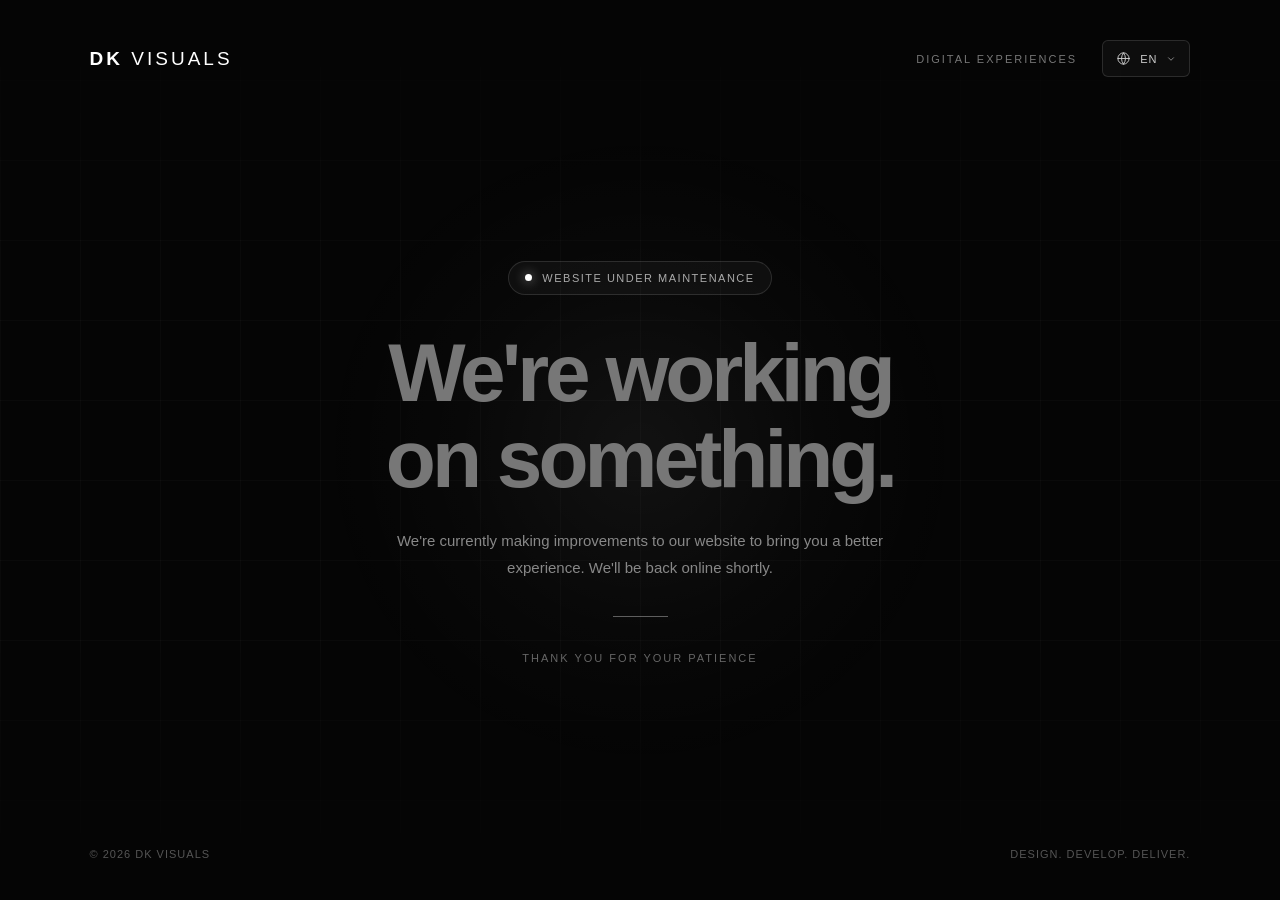
<file: index.html>
<!DOCTYPE html>
<html lang="en">
<head>
    <meta charset="UTF-8">
    <meta name="viewport" content="width=device-width, initial-scale=1.0">
    <meta name="theme-color" content="#050505">

    <title>Under Maintenance | DK VISUALS</title>

    <style>
        /* =========================
           RESET
        ========================= */

        * {
            margin: 0;
            padding: 0;
            box-sizing: border-box;
        }

        html {
            scroll-behavior: smooth;
        }

        body {
            min-height: 100vh;
            background: #050505;
            color: #fff;
            font-family: Arial, Helvetica, sans-serif;
            overflow: hidden;
        }

        /* =========================
           BACKGROUND
        ========================= */

        .background {
            position: fixed;
            inset: 0;
            overflow: hidden;
            pointer-events: none;
        }

        .background::before {
            content: "";
            position: absolute;
            width: 650px;
            height: 650px;
            top: 50%;
            left: 50%;
            transform: translate(-50%, -50%);
            background: radial-gradient(
                circle,
                rgba(255,255,255,0.055) 0%,
                rgba(255,255,255,0.015) 40%,
                transparent 70%
            );
        }

        .grid {
            position: absolute;
            inset: 0;
            background-image:
                linear-gradient(rgba(255,255,255,0.025) 1px, transparent 1px),
                linear-gradient(90deg, rgba(255,255,255,0.025) 1px, transparent 1px);
            background-size: 80px 80px;
            mask-image: linear-gradient(
                to bottom,
                transparent,
                black 30%,
                black 70%,
                transparent
            );
        }

        /* =========================
           LAYOUT
        ========================= */

        .page {
            position: relative;
            z-index: 1;
            min-height: 100vh;
            display: flex;
            flex-direction: column;
            padding: 40px 7%;
        }

        /* =========================
           HEADER
        ========================= */

        header {
            display: flex;
            align-items: center;
            justify-content: space-between;
        }

        .logo {
            font-size: 19px;
            font-weight: 700;
            letter-spacing: 3px;
        }

        .logo span {
            font-weight: 300;
        }

        .header-right {
            display: flex;
            align-items: center;
            gap: 25px;
        }

        .header-label {
            color: #777;
            font-size: 11px;
            letter-spacing: 2px;
            text-transform: uppercase;
        }

        /* =========================
           LANGUAGE SELECTOR
        ========================= */

        .language-selector {
            position: relative;
        }

        .language-button {
            display: flex;
            align-items: center;
            gap: 9px;
            padding: 10px 13px;
            background: rgba(255,255,255,0.035);
            border: 1px solid rgba(255,255,255,0.12);
            border-radius: 6px;
            color: #ccc;
            font-size: 11px;
            letter-spacing: 1px;
            cursor: pointer;
            transition: background 0.25s, border-color 0.25s;
        }

        .language-button:hover {
            background: rgba(255,255,255,0.08);
            border-color: rgba(255,255,255,0.3);
        }

        .language-button svg {
            width: 15px;
            height: 15px;
            fill: none;
            stroke: currentColor;
            stroke-width: 1.5;
            stroke-linecap: round;
            stroke-linejoin: round;
        }

        .language-arrow {
            width: 10px !important;
            height: 10px !important;
            transition: transform 0.25s;
        }

        .language-button[aria-expanded="true"] .language-arrow {
            transform: rotate(180deg);
        }

        .language-menu {
            position: absolute;
            top: calc(100% + 10px);
            right: 0;
            min-width: 145px;
            padding: 5px;
            background: #111;
            border: 1px solid rgba(255,255,255,0.12);
            border-radius: 6px;
            opacity: 0;
            visibility: hidden;
            transform: translateY(-5px);
            transition: opacity 0.2s, transform 0.2s, visibility 0.2s;
            z-index: 10;
        }

        .language-menu.open {
            opacity: 1;
            visibility: visible;
            transform: translateY(0);
        }

        .language-option {
            display: flex;
            align-items: center;
            justify-content: space-between;
            width: 100%;
            padding: 11px 10px;
            background: transparent;
            border: none;
            border-radius: 4px;
            color: #999;
            font-family: inherit;
            font-size: 12px;
            text-align: left;
            cursor: pointer;
            transition: background 0.2s, color 0.2s;
        }

        .language-option:hover {
            background: rgba(255,255,255,0.07);
            color: #fff;
        }

        .language-option.active {
            color: #fff;
        }

        .language-option .check {
            opacity: 0;
            color: #fff;
        }

        .language-option.active .check {
            opacity: 1;
        }

        /* =========================
           MAIN
        ========================= */

        main {
            flex: 1;
            display: flex;
            align-items: center;
            justify-content: center;
            text-align: center;
            padding: 60px 20px;
        }

        .content {
            max-width: 750px;
            animation: fadeUp 1s ease forwards;
        }

        /* STATUS */

        .status {
            display: inline-flex;
            align-items: center;
            gap: 10px;
            padding: 10px 16px;
            margin-bottom: 35px;
            border: 1px solid rgba(255,255,255,0.12);
            border-radius: 50px;
            background: rgba(255,255,255,0.035);
            color: #aaa;
            font-size: 11px;
            letter-spacing: 1.5px;
            text-transform: uppercase;
        }

        .status-dot {
            width: 7px;
            height: 7px;
            border-radius: 50%;
            background: #fff;
            box-shadow: 0 0 12px rgba(255,255,255,0.6);
            animation: pulse 2s infinite;
        }

        /* HEADING */

        h1 {
            font-size: clamp(42px, 7vw, 82px);
            line-height: 1.05;
            letter-spacing: -4px;
            font-weight: 600;
            margin-bottom: 25px;
        }

        h1 span {
            color: #777;
        }

        .description {
            max-width: 490px;
            margin: 0 auto;
            color: #888;
            font-size: 15px;
            line-height: 1.8;
        }

        /* DECORATIVE LINE */

        .divider {
            width: 55px;
            height: 1px;
            background: rgba(255,255,255,0.35);
            margin: 35px auto;
        }

        .small-text {
            color: #666;
            font-size: 11px;
            letter-spacing: 2px;
            text-transform: uppercase;
        }

        /* =========================
           FOOTER
        ========================= */

        footer {
            display: flex;
            align-items: center;
            justify-content: space-between;
            gap: 20px;
            color: #555;
            font-size: 11px;
            letter-spacing: 1px;
        }

        footer span:last-child {
            text-transform: uppercase;
        }

        /* =========================
           ANIMATIONS
        ========================= */

        @keyframes pulse {
            0%, 100% {
                opacity: 1;
                box-shadow: 0 0 12px rgba(255,255,255,0.6);
            }

            50% {
                opacity: 0.35;
                box-shadow: 0 0 3px rgba(255,255,255,0.2);
            }
        }

        @keyframes fadeUp {
            from {
                opacity: 0;
                transform: translateY(25px);
            }

            to {
                opacity: 1;
                transform: translateY(0);
            }
        }

        /* =========================
           RESPONSIVE
        ========================= */

        @media (max-width: 600px) {

            .page {
                padding: 28px 6%;
            }

            .logo {
                font-size: 16px;
            }

            .header-right {
                gap: 12px;
            }

            .header-label {
                display: none;
            }

            .language-button {
                padding: 9px 11px;
            }

            h1 {
                letter-spacing: -2px;
            }

            .description {
                font-size: 14px;
            }

            footer {
                flex-direction: column;
                text-align: center;
                gap: 12px;
            }
        }
    </style>
</head>

<body>

    <div class="background">
        <div class="grid"></div>
    </div>

    <div class="page">

        <header>

            <div class="logo">DK <span>VISUALS</span></div>

            <div class="header-right">

                <div class="header-label" data-i18n="header">
                    Digital Experiences
                </div>

                <div class="language-selector">

                    <button
                        class="language-button"
                        id="languageButton"
                        type="button"
                        aria-expanded="false"
                        aria-controls="languageMenu"
                        aria-label="Select language"
                    >
                        <svg viewBox="0 0 24 24">
                            <circle cx="12" cy="12" r="9"></circle>
                            <path d="M3 12h18"></path>
                            <path d="M12 3a15 15 0 0 1 0 18"></path>
                            <path d="M12 3a15 15 0 0 0 0 18"></path>
                        </svg>

                        <span id="currentLanguage">EN</span>

                        <svg class="language-arrow" viewBox="0 0 24 24">
                            <path d="m6 9 6 6 6-6"></path>
                        </svg>
                    </button>

                    <div class="language-menu" id="languageMenu">

                        <button class="language-option" type="button" data-language="en">
                            English
                            <span class="check">✓</span>
                        </button>

                        <button class="language-option" type="button" data-language="nl">
                            Nederlands
                            <span class="check">✓</span>
                        </button>

                        <button class="language-option" type="button" data-language="tr">
                            Türkçe
                            <span class="check">✓</span>
                        </button>

                    </div>

                </div>

            </div>

        </header>

        <main>

            <div class="content">

                <div class="status">
                    <span class="status-dot"></span>
                    <span data-i18n="status">
                        Website under maintenance
                    </span>
                </div>

                <h1>
                    <span data-i18n="heading1">We're working</span><br>
                    <span data-i18n="heading2">on something.</span>
                </h1>

                <p class="description" data-i18n="description">
                    We're currently making improvements to our website
                    to bring you a better experience.
                    We'll be back online shortly.
                </p>

                <div class="divider"></div>

                <p class="small-text" data-i18n="patience">
                    Thank you for your patience
                </p>

            </div>

        </main>

        <footer>
            <span>© 2026 DK VISUALS</span>
            <span>Design. Develop. Deliver.</span>
        </footer>

    </div>

    <script>
        /* =========================
           TRANSLATIONS
        ========================= */

        const translations = {

            en: {
                header: "Digital Experiences",
                status: "Website under maintenance",
                heading1: "We're working",
                heading2: "on something.",
                description: "We're currently making improvements to our website to bring you a better experience. We'll be back online shortly.",
                patience: "Thank you for your patience"
            },

            nl: {
                header: "Digitale ervaringen",
                status: "Website in onderhoud",
                heading1: "We werken",
                heading2: "aan iets nieuws.",
                description: "We verbeteren momenteel onze website om je een betere ervaring te bieden. We zijn binnenkort weer online.",
                patience: "Bedankt voor je geduld"
            },

            tr: {
                header: "Dijital Deneyimler",
                status: "Web sitesi bakımda",
                heading1: "Web sitemizi",
                heading2: "geliştiriyoruz.",
                description: "Size daha iyi bir deneyim sunmak için web sitemizde iyileştirmeler yapıyoruz. Çok yakında tekrar yayında olacağız.",
                patience: "Anlayışınız için teşekkür ederiz"
            }

        };

        /* =========================
           LANGUAGE ELEMENTS
        ========================= */

        const languageButton = document.getElementById("languageButton");
        const languageMenu = document.getElementById("languageMenu");
        const currentLanguage = document.getElementById("currentLanguage");
        const languageOptions = document.querySelectorAll(".language-option");

        /* =========================
           CHANGE LANGUAGE
        ========================= */

        function setLanguage(language) {

            if (!translations[language]) {
                language = "en";
            }

            document.documentElement.lang = language;

            document.querySelectorAll("[data-i18n]").forEach(element => {

                const key = element.dataset.i18n;

                element.textContent = translations[language][key];

            });

            currentLanguage.textContent = language.toUpperCase();

            languageOptions.forEach(option => {

                const isActive = option.dataset.language === language;

                option.classList.toggle("active", isActive);

                option.setAttribute("aria-pressed", isActive);

            });

            localStorage.setItem("dkvisuals-language", language);

        }

        /* =========================
           OPEN / CLOSE MENU
        ========================= */

        languageButton.addEventListener("click", () => {

            const isOpen = languageMenu.classList.toggle("open");

            languageButton.setAttribute("aria-expanded", isOpen);

        });

        /* =========================
           SELECT LANGUAGE
        ========================= */

        languageOptions.forEach(option => {

            option.addEventListener("click", () => {

                const selectedLanguage = option.dataset.language;

                setLanguage(selectedLanguage);

                languageMenu.classList.remove("open");

                languageButton.setAttribute("aria-expanded", "false");

            });

        });

        /* =========================
           CLOSE MENU ON OUTSIDE CLICK
        ========================= */

        document.addEventListener("click", event => {

            if (!event.target.closest(".language-selector")) {

                languageMenu.classList.remove("open");

                languageButton.setAttribute("aria-expanded", "false");

            }

        });

        /* =========================
           CLOSE MENU WITH ESCAPE
        ========================= */

        document.addEventListener("keydown", event => {

            if (event.key === "Escape") {

                languageMenu.classList.remove("open");

                languageButton.setAttribute("aria-expanded", "false");

                languageButton.focus();

            }

        });

        /* =========================
           INITIAL LANGUAGE
        ========================= */

        const savedLanguage = localStorage.getItem("dkvisuals-language") || "en";

        setLanguage(savedLanguage);

    </script>

</body>
</html>
</file>
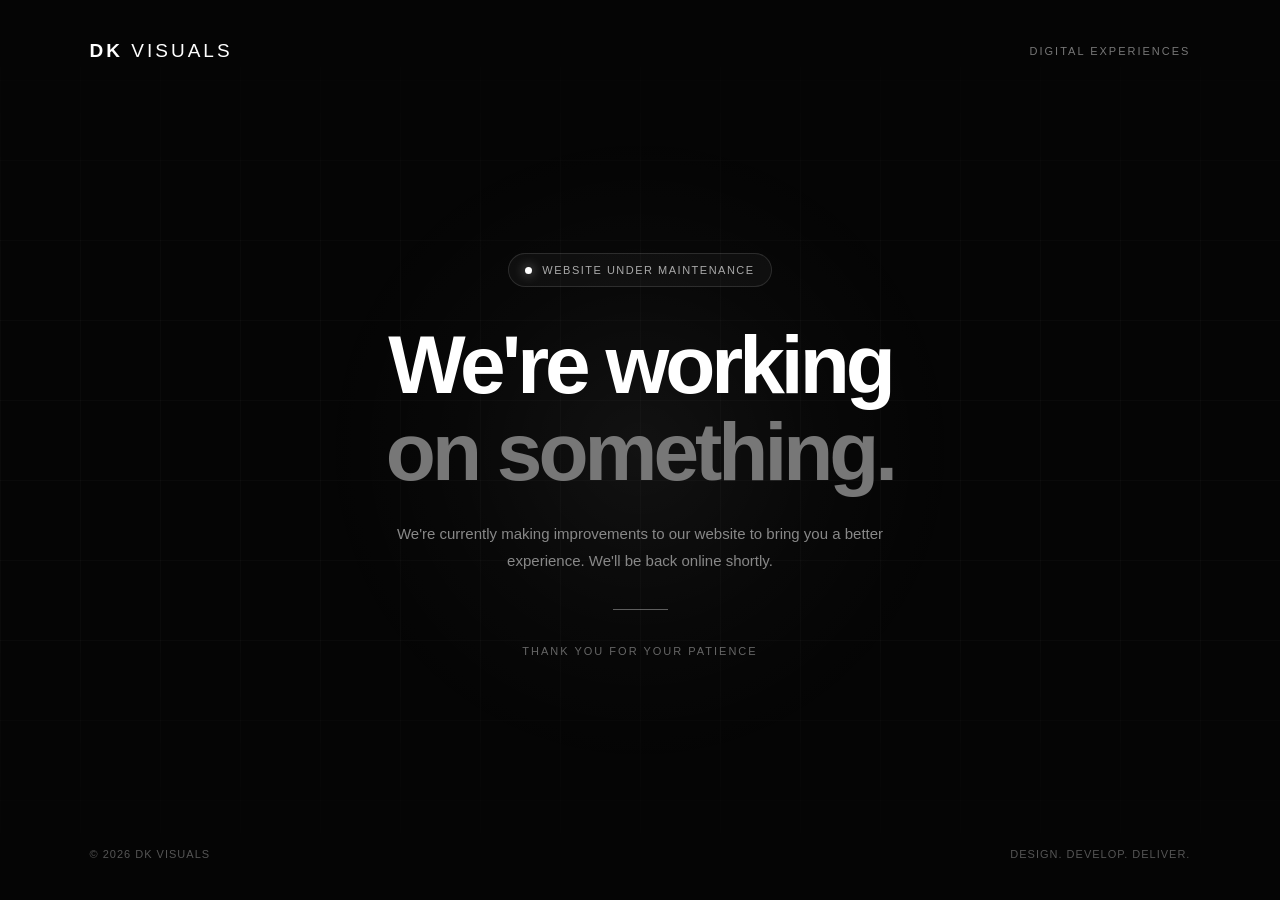
<file: backup.html>
<!DOCTYPE html>
<html lang="en">
<head>
    <meta charset="UTF-8">
    <meta name="viewport" content="width=device-width, initial-scale=1.0">
    <meta name="theme-color" content="#050505">

    <title>Under Maintenance | DK VISUALS</title>

    <style>
        /* =========================
           RESET
        ========================= */

        * {
            margin: 0;
            padding: 0;
            box-sizing: border-box;
        }

        html {
            scroll-behavior: smooth;
        }

        body {
            min-height: 100vh;
            background: #050505;
            color: #fff;
            font-family: Arial, Helvetica, sans-serif;
            overflow: hidden;
        }

        /* =========================
           BACKGROUND
        ========================= */

        .background {
            position: fixed;
            inset: 0;
            overflow: hidden;
            pointer-events: none;
        }

        .background::before {
            content: "";
            position: absolute;
            width: 650px;
            height: 650px;
            top: 50%;
            left: 50%;
            transform: translate(-50%, -50%);
            background: radial-gradient(
                circle,
                rgba(255,255,255,0.055) 0%,
                rgba(255,255,255,0.015) 40%,
                transparent 70%
            );
        }

        .grid {
            position: absolute;
            inset: 0;
            background-image:
                linear-gradient(rgba(255,255,255,0.025) 1px, transparent 1px),
                linear-gradient(90deg, rgba(255,255,255,0.025) 1px, transparent 1px);
            background-size: 80px 80px;
            mask-image: linear-gradient(
                to bottom,
                transparent,
                black 30%,
                black 70%,
                transparent
            );
        }

        /* =========================
           LAYOUT
        ========================= */

        .page {
            position: relative;
            z-index: 1;
            min-height: 100vh;
            display: flex;
            flex-direction: column;
            padding: 40px 7%;
        }

        /* =========================
           HEADER
        ========================= */

        header {
            display: flex;
            align-items: center;
            justify-content: space-between;
        }

        .logo {
            font-size: 19px;
            font-weight: 700;
            letter-spacing: 3px;
        }

        .logo span {
            font-weight: 300;
        }

        .header-label {
            color: #777;
            font-size: 11px;
            letter-spacing: 2px;
            text-transform: uppercase;
        }

        /* =========================
           MAIN
        ========================= */

        main {
            flex: 1;
            display: flex;
            align-items: center;
            justify-content: center;
            text-align: center;
            padding: 60px 20px;
        }

        .content {
            max-width: 750px;
            animation: fadeUp 1s ease forwards;
        }

        /* STATUS */

        .status {
            display: inline-flex;
            align-items: center;
            gap: 10px;
            padding: 10px 16px;
            margin-bottom: 35px;
            border: 1px solid rgba(255,255,255,0.12);
            border-radius: 50px;
            background: rgba(255,255,255,0.035);
            color: #aaa;
            font-size: 11px;
            letter-spacing: 1.5px;
            text-transform: uppercase;
        }

        .status-dot {
            width: 7px;
            height: 7px;
            border-radius: 50%;
            background: #fff;
            box-shadow: 0 0 12px rgba(255,255,255,0.6);
            animation: pulse 2s infinite;
        }

        /* HEADING */

        h1 {
            font-size: clamp(42px, 7vw, 82px);
            line-height: 1.05;
            letter-spacing: -4px;
            font-weight: 600;
            margin-bottom: 25px;
        }

        h1 span {
            color: #777;
        }

        .description {
            max-width: 490px;
            margin: 0 auto;
            color: #888;
            font-size: 15px;
            line-height: 1.8;
        }

        /* DECORATIVE LINE */

        .divider {
            width: 55px;
            height: 1px;
            background: rgba(255,255,255,0.35);
            margin: 35px auto;
        }

        .small-text {
            color: #666;
            font-size: 11px;
            letter-spacing: 2px;
            text-transform: uppercase;
        }

        /* =========================
           FOOTER
        ========================= */

        footer {
            display: flex;
            align-items: center;
            justify-content: space-between;
            gap: 20px;
            color: #555;
            font-size: 11px;
            letter-spacing: 1px;
        }

        footer span:last-child {
            text-transform: uppercase;
        }

        /* =========================
           ANIMATIONS
        ========================= */

        @keyframes pulse {
            0%, 100% {
                opacity: 1;
                box-shadow: 0 0 12px rgba(255,255,255,0.6);
            }

            50% {
                opacity: 0.35;
                box-shadow: 0 0 3px rgba(255,255,255,0.2);
            }
        }

        @keyframes fadeUp {
            from {
                opacity: 0;
                transform: translateY(25px);
            }

            to {
                opacity: 1;
                transform: translateY(0);
            }
        }

        /* =========================
           RESPONSIVE
        ========================= */

        @media (max-width: 600px) {

            .page {
                padding: 28px 6%;
            }

            .logo {
                font-size: 16px;
            }

            .header-label {
                font-size: 9px;
                letter-spacing: 1px;
            }

            h1 {
                letter-spacing: -2px;
            }

            .description {
                font-size: 14px;
            }

            footer {
                flex-direction: column;
                text-align: center;
                gap: 12px;
            }
        }
    </style>
</head>

<body>

    <div class="background">
        <div class="grid"></div>
    </div>

    <div class="page">

        <header>
            <div class="logo">DK <span>VISUALS</span></div>
            <div class="header-label">Digital Experiences</div>
        </header>

        <main>
            <div class="content">

                <div class="status">
                    <span class="status-dot"></span>
                    Website under maintenance
                </div>

                <h1>
                    We're working<br>
                    <span>on something.</span>
                </h1>

                <p class="description">
                    We're currently making improvements to our website
                    to bring you a better experience.
                    We'll be back online shortly.
                </p>

                <div class="divider"></div>

                <p class="small-text">
                    Thank you for your patience
                </p>

            </div>
        </main>

        <footer>
            <span>© 2026 DK VISUALS</span>
            <span>Design. Develop. Deliver.</span>
        </footer>

    </div>

</body>
</html>
</file>
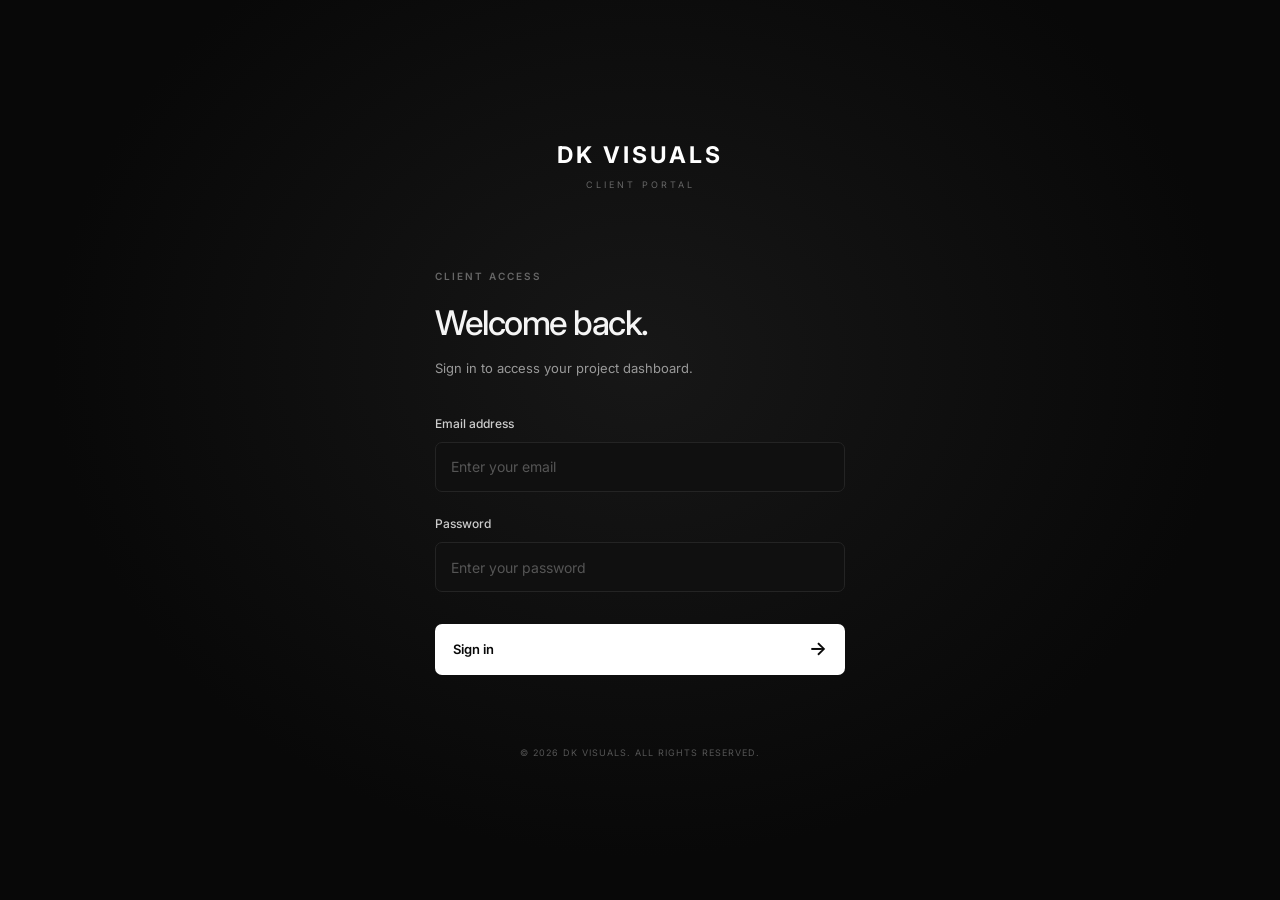
<file: clientportal.html>
<!DOCTYPE html>
<html lang="en">
<head>
    <meta charset="UTF-8">
    <meta name="viewport" content="width=device-width, initial-scale=1.0">

    <title>Client Portal | DK VISUALS</title>

    <link rel="stylesheet" href="assets/css/clientportal.css">

    <link rel="preconnect" href="https://fonts.googleapis.com">
    <link rel="preconnect" href="https://fonts.gstatic.com" crossorigin>
    <link href="https://fonts.googleapis.com/css2?family=Inter:wght@400;500;600;700&display=swap" rel="stylesheet">

    <script src="assets/js/clientportal.js" defer></script>
</head>

<body>

    <!-- LOGIN SCREEN -->
    <section class="login-screen" id="loginScreen">
        <div class="login-container">

            <a href="index.html" class="login-brand">
                <span class="brand-name">DK VISUALS</span>
                <span class="brand-subtitle">CLIENT PORTAL</span>
            </a>

            <div class="login-heading">
                <span class="eyebrow">CLIENT ACCESS</span>
                <h1>Welcome back.</h1>
                <p>Sign in to access your project dashboard.</p>
            </div>

            <form id="loginForm" novalidate>

                <div class="form-group">
                    <label for="loginEmail">Email address</label>
                    <input
                        type="email"
                        id="loginEmail"
                        name="email"
                        placeholder="Enter your email"
                        autocomplete="username"
                        required
                    >
                </div>

                <div class="form-group">
                    <label for="loginPassword">Password</label>
                    <input
                        type="password"
                        id="loginPassword"
                        name="password"
                        placeholder="Enter your password"
                        autocomplete="current-password"
                        required
                    >
                </div>

                <p id="loginError" class="login-error" role="alert" aria-live="polite"></p>

                <button type="submit" id="loginButton" class="login-button">
                    <span>Sign in</span>
                    <span class="button-arrow">→</span>
                </button>

            </form>

            <div class="login-bottom">
                <span>© 2026 DK VISUALS. ALL RIGHTS RESERVED.</span>
            </div>

        </div>
    </section>


    <!-- CLIENT PORTAL -->
    <div class="portal-wrapper" id="portalContent" hidden>

        <!-- SIDEBAR -->
        <aside class="sidebar">

            <a href="index.html" class="sidebar-brand">
                <span class="brand-name">DK VISUALS</span>
                <span class="brand-subtitle">CLIENT PORTAL</span>
            </a>

            <div class="sidebar-divider"></div>

            <nav class="sidebar-nav" aria-label="Main navigation">

                <span class="nav-heading">WORKSPACE</span>

                <a href="#dashboard" class="nav-link active" data-section="dashboard">
                    <span class="nav-icon">⌂</span>
                    <span>Dashboard</span>
                </a>

                <a href="#project" class="nav-link" data-section="project">
                    <span class="nav-icon">◫</span>
                    <span>My Project</span>
                </a>

                <a href="#files" class="nav-link" data-section="files">
                    <span class="nav-icon">▤</span>
                    <span>Files</span>
                </a>

                <a href="#invoices" class="nav-link" data-section="invoices">
                    <span class="nav-icon">▧</span>
                    <span>Invoices</span>
                </a>

            </nav>

            <div class="sidebar-bottom">

                <div class="sidebar-client">
                    <div class="client-avatar" id="clientAvatar">D</div>

                    <div class="client-details">
                        <strong id="clientName">Client name</strong>
                        <span id="clientEmail">client@email.com</span>
                    </div>
                </div>

                <button type="button" class="logout-button" id="logoutButton">
                    <span class="logout-icon">↪</span>
                    <span>Log out</span>
                </button>

            </div>

        </aside>


        <!-- MAIN CONTENT -->
        <main class="main-content">

            <!-- TOPBAR -->
            <header class="topbar">

                <div class="topbar-left">
                    <span class="topbar-label">DK VISUALS</span>
                    <span class="topbar-separator">/</span>
                    <span class="topbar-current">Client Portal</span>
                </div>

                <div class="topbar-right">
                    <span class="online-indicator"></span>
                    <span>Client access</span>
                </div>

            </header>


            <!-- DASHBOARD -->
            <section class="portal-section active" id="dashboardSection">

                <div class="page-heading">
                    <div>
                        <span class="eyebrow">OVERVIEW</span>
                        <h1>Dashboard</h1>
                        <p>Welcome back, <span id="dashboardClientName">Client</span>.</p>
                    </div>
                </div>


                <div class="dashboard-grid">

                    <!-- PROJECT CARD -->
                    <article class="dashboard-card project-card">

                        <div class="card-top">
                            <span class="card-label">CURRENT PROJECT</span>
                            <span class="card-symbol">◫</span>
                        </div>

                        <h2 id="dashboardProjectName">Project name</h2>

                        <div class="project-status">
                            <span class="online-indicator"></span>
                            <span id="dashboardProjectStatus">In progress</span>
                        </div>

                        <div class="progress-header">
                            <span>Project progress</span>
                            <strong id="dashboardProgress">0%</strong>
                        </div>

                        <div class="progress-track">
                            <div class="progress-fill" id="dashboardProgressBar"></div>
                        </div>

                    </article>


                    <!-- DELIVERY CARD -->
                    <article class="dashboard-card delivery-card">

                        <div class="card-top">
                            <span class="card-label">EXPECTED DELIVERY</span>
                            <span class="card-symbol">◷</span>
                        </div>

                        <h2 id="dashboardDeliveryDate">Not specified</h2>

                        <p class="card-description">
                            Estimated project completion date.
                        </p>

                    </article>

                </div>


                <!-- RECENT UPDATES -->
                <div class="content-card">

                    <div class="content-card-header">
                        <div>
                            <span class="eyebrow">LATEST ACTIVITY</span>
                            <h2>Recent updates</h2>
                        </div>

                        <a href="#project" class="text-link" data-section="project">
                            View project →
                        </a>
                    </div>

                    <div class="updates-list" id="recentUpdates">
                        <p class="empty-message">No updates available yet.</p>
                    </div>

                </div>

            </section>


            <!-- PROJECT -->
            <section class="portal-section" id="projectSection">

                <div class="page-heading">
                    <div>
                        <span class="eyebrow">YOUR WORK</span>
                        <h1>My Project</h1>
                        <p>Follow the progress and development of your project.</p>
                    </div>
                </div>


                <!-- PROJECT DETAILS -->
                <div class="content-card">

                    <div class="content-card-header">
                        <div>
                            <span class="eyebrow">PROJECT DETAILS</span>
                            <h2 id="projectName">Project name</h2>
                        </div>

                        <span class="project-badge" id="projectStatus">In progress</span>
                    </div>

                    <p class="project-description" id="projectDescription"></p>

                    <div class="project-details-grid">

                        <div class="detail-item">
                            <span>Project ID</span>
                            <strong id="projectId">—</strong>
                        </div>

                        <div class="detail-item">
                            <span>Project type</span>
                            <strong id="projectType">—</strong>
                        </div>

                        <div class="detail-item">
                            <span>Start date</span>
                            <strong id="projectStartDate">—</strong>
                        </div>

                        <div class="detail-item">
                            <span>Expected delivery</span>
                            <strong id="projectDeliveryDate">—</strong>
                        </div>

                    </div>

                    <div class="project-progress">

                        <div class="progress-header">
                            <span>Overall progress</span>
                            <strong id="projectProgress">0%</strong>
                        </div>

                        <div class="progress-track">
                            <div class="progress-fill" id="projectProgressBar"></div>
                        </div>

                    </div>

                </div>


                <!-- TIMELINE -->
                <div class="content-card">

                    <div class="content-card-header">
                        <div>
                            <span class="eyebrow">DEVELOPMENT</span>
                            <h2>Project timeline</h2>
                        </div>
                    </div>

                    <div class="project-timeline" id="projectTimeline">
                        <p class="empty-message">No milestones available yet.</p>
                    </div>

                </div>

            </section>


            <!-- FILES -->
            <section class="portal-section" id="filesSection">

                <div class="page-heading">
                    <div>
                        <span class="eyebrow">DOCUMENTS</span>
                        <h1>Files</h1>
                        <p>Access your project files and documents.</p>
                    </div>
                </div>

                <div class="content-card">

                    <div class="content-card-header">
                        <div>
                            <span class="eyebrow">YOUR DOCUMENTS</span>
                            <h2>Available files</h2>
                        </div>
                    </div>

                    <div class="files-list" id="filesList">
                        <p class="empty-message">No files available yet.</p>
                    </div>

                </div>

            </section>


            <!-- INVOICES -->
            <section class="portal-section" id="invoicesSection">

                <div class="page-heading">
                    <div>
                        <span class="eyebrow">PAYMENTS</span>
                        <h1>Invoices</h1>
                        <p>View your invoices and payment information.</p>
                    </div>
                </div>

                <div class="content-card">

                    <div class="content-card-header">
                        <div>
                            <span class="eyebrow">BILLING</span>
                            <h2>Your invoices</h2>
                        </div>
                    </div>

                    <div class="invoices-list" id="invoicesList">
                        <p class="empty-message">No invoices available yet.</p>
                    </div>

                </div>

            </section>


            <!-- FOOTER -->
            <footer class="portal-footer">

                <span>© 2026 DK VISUALS. ALL RIGHTS RESERVED.</span>

                <span>DESIGNED & DEVELOPED BY DK VISUALS</span>

                <a href="#dashboard" data-section="dashboard">
                    BACK TO TOP ↑
                </a>

            </footer>

        </main>

    </div>

</body>
</html>
</file>
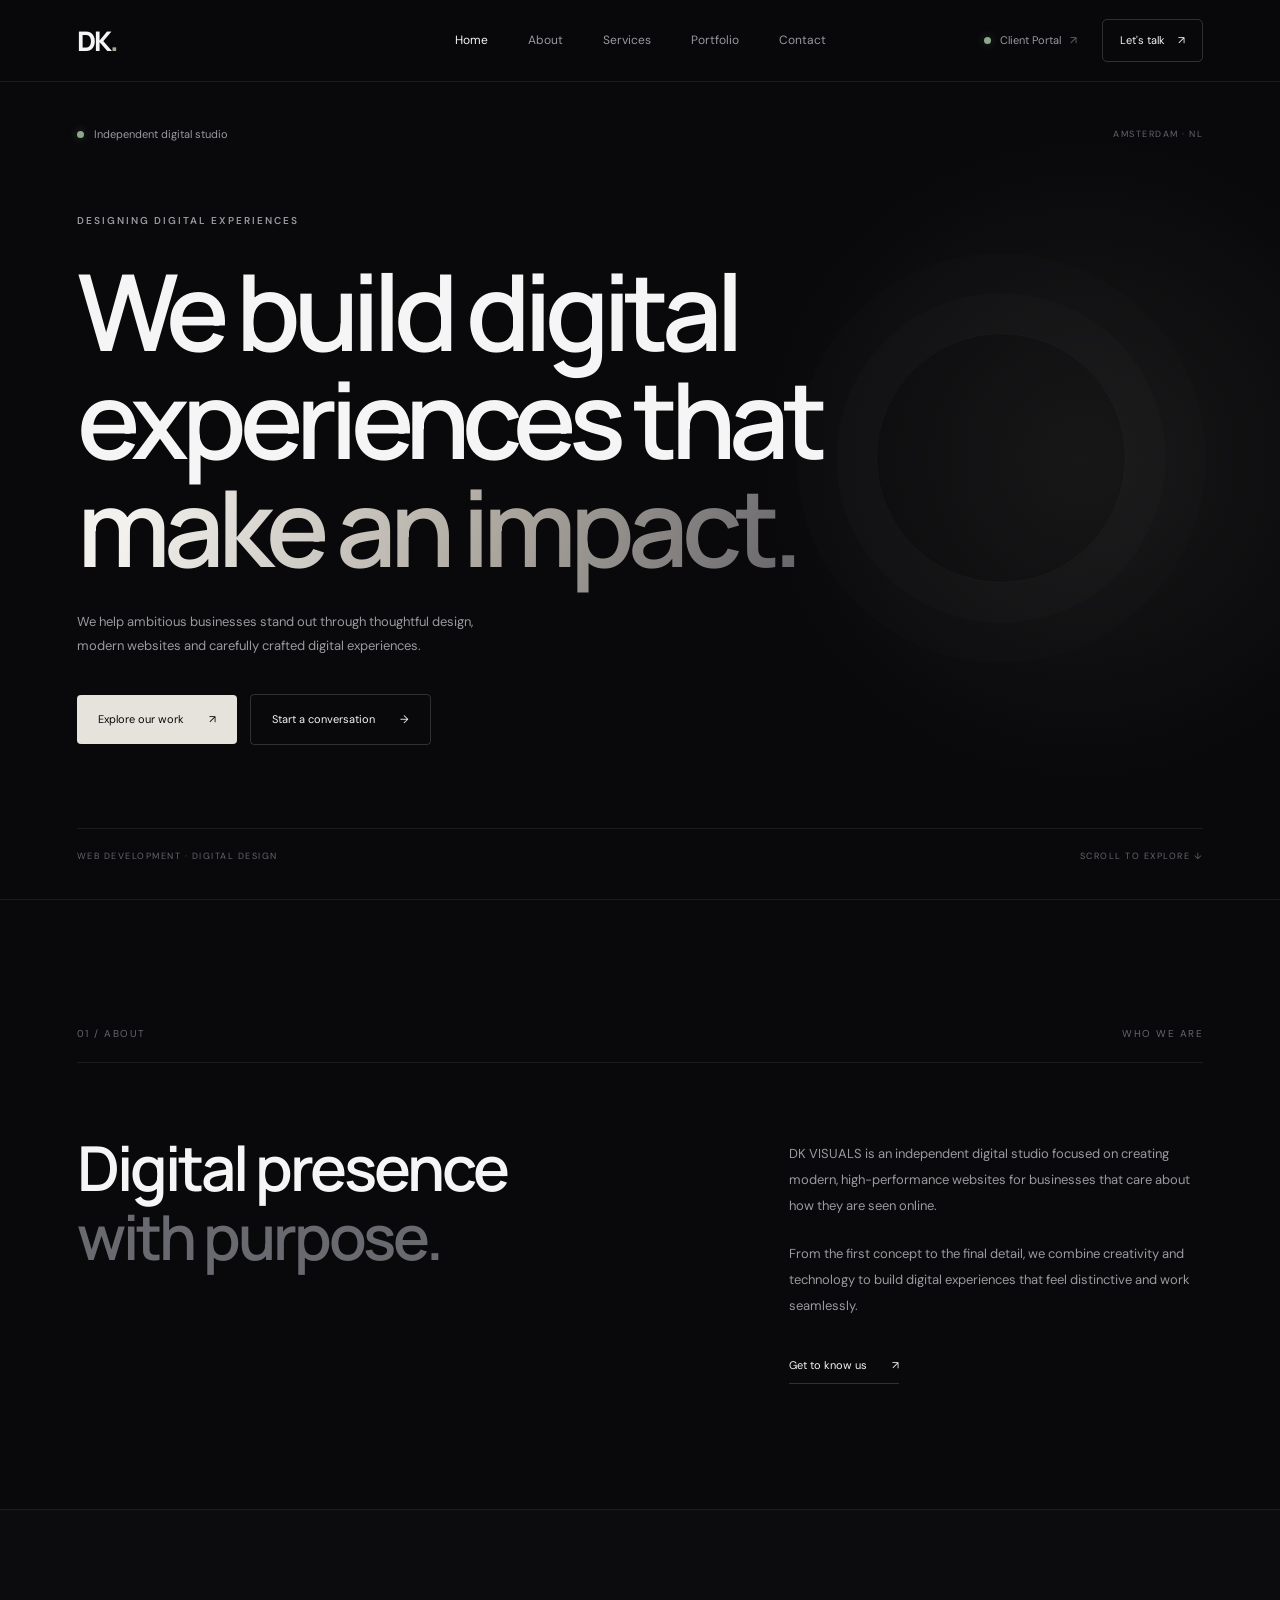
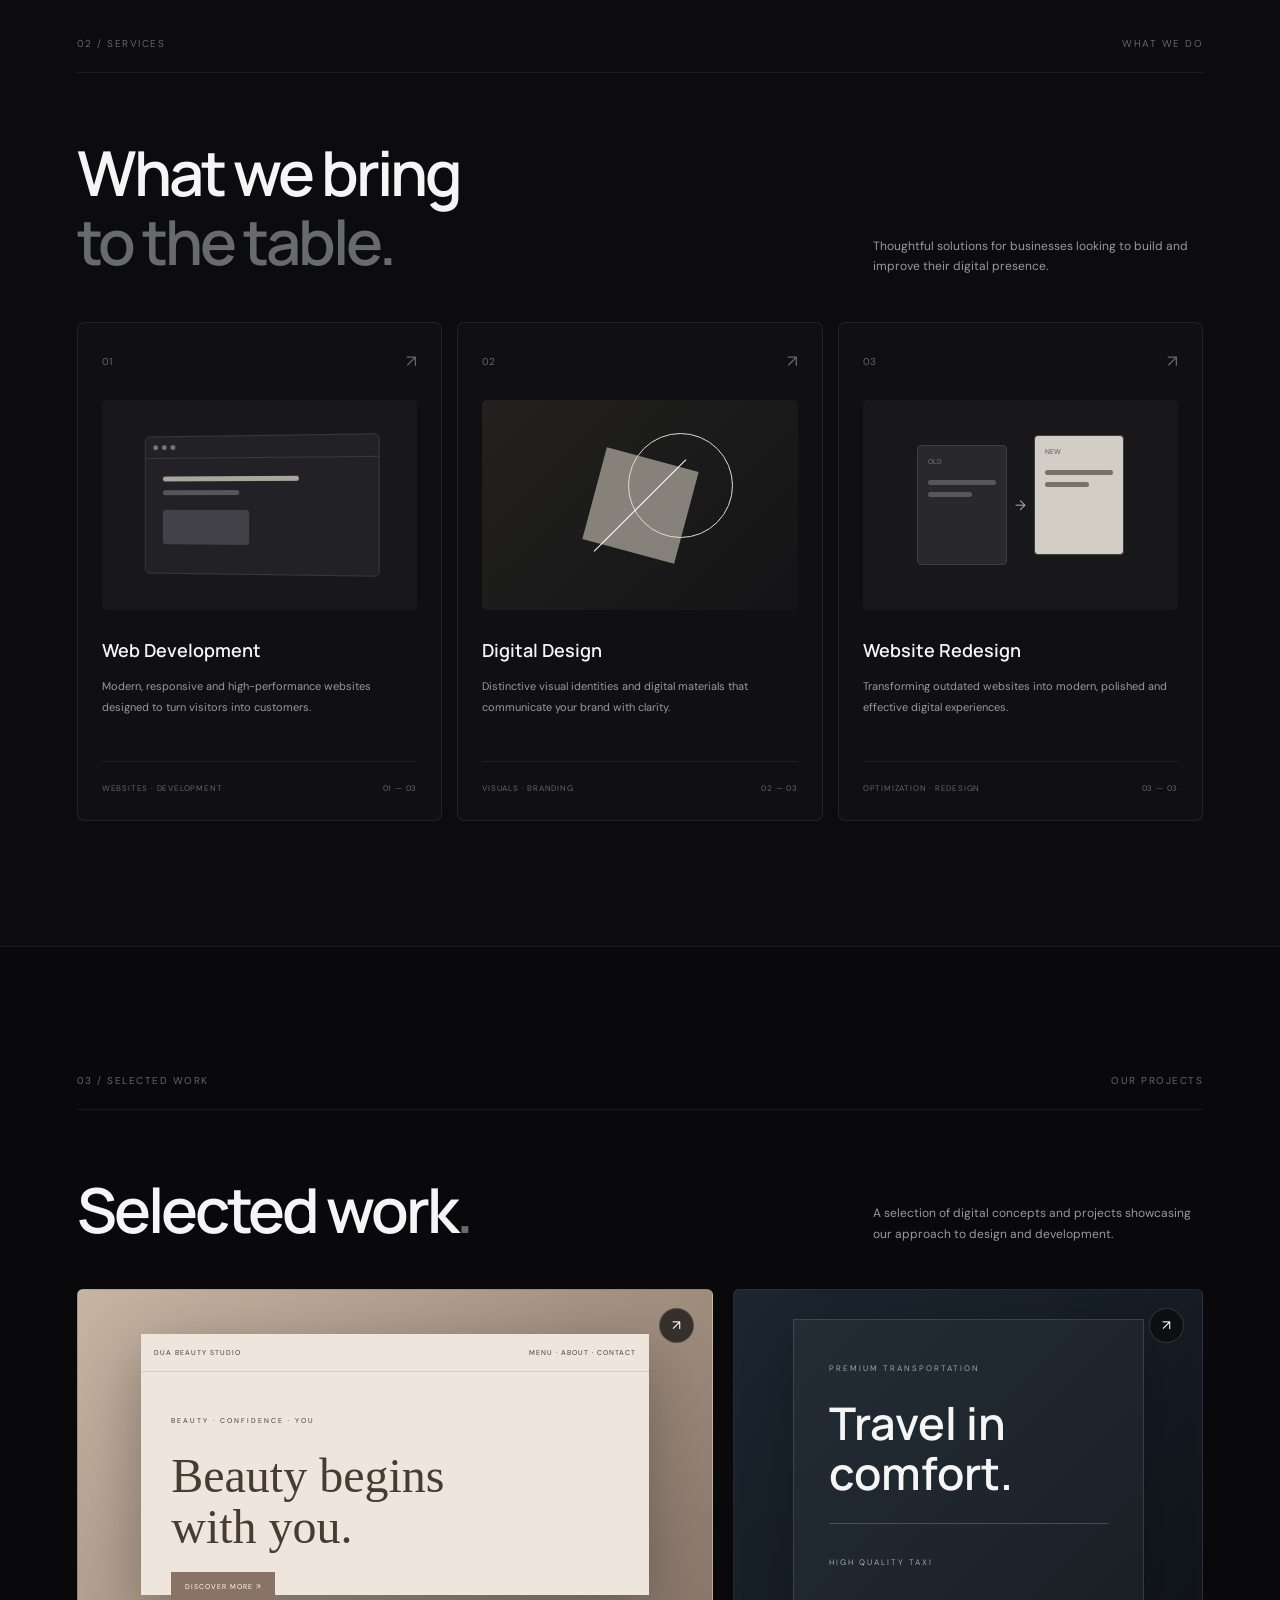
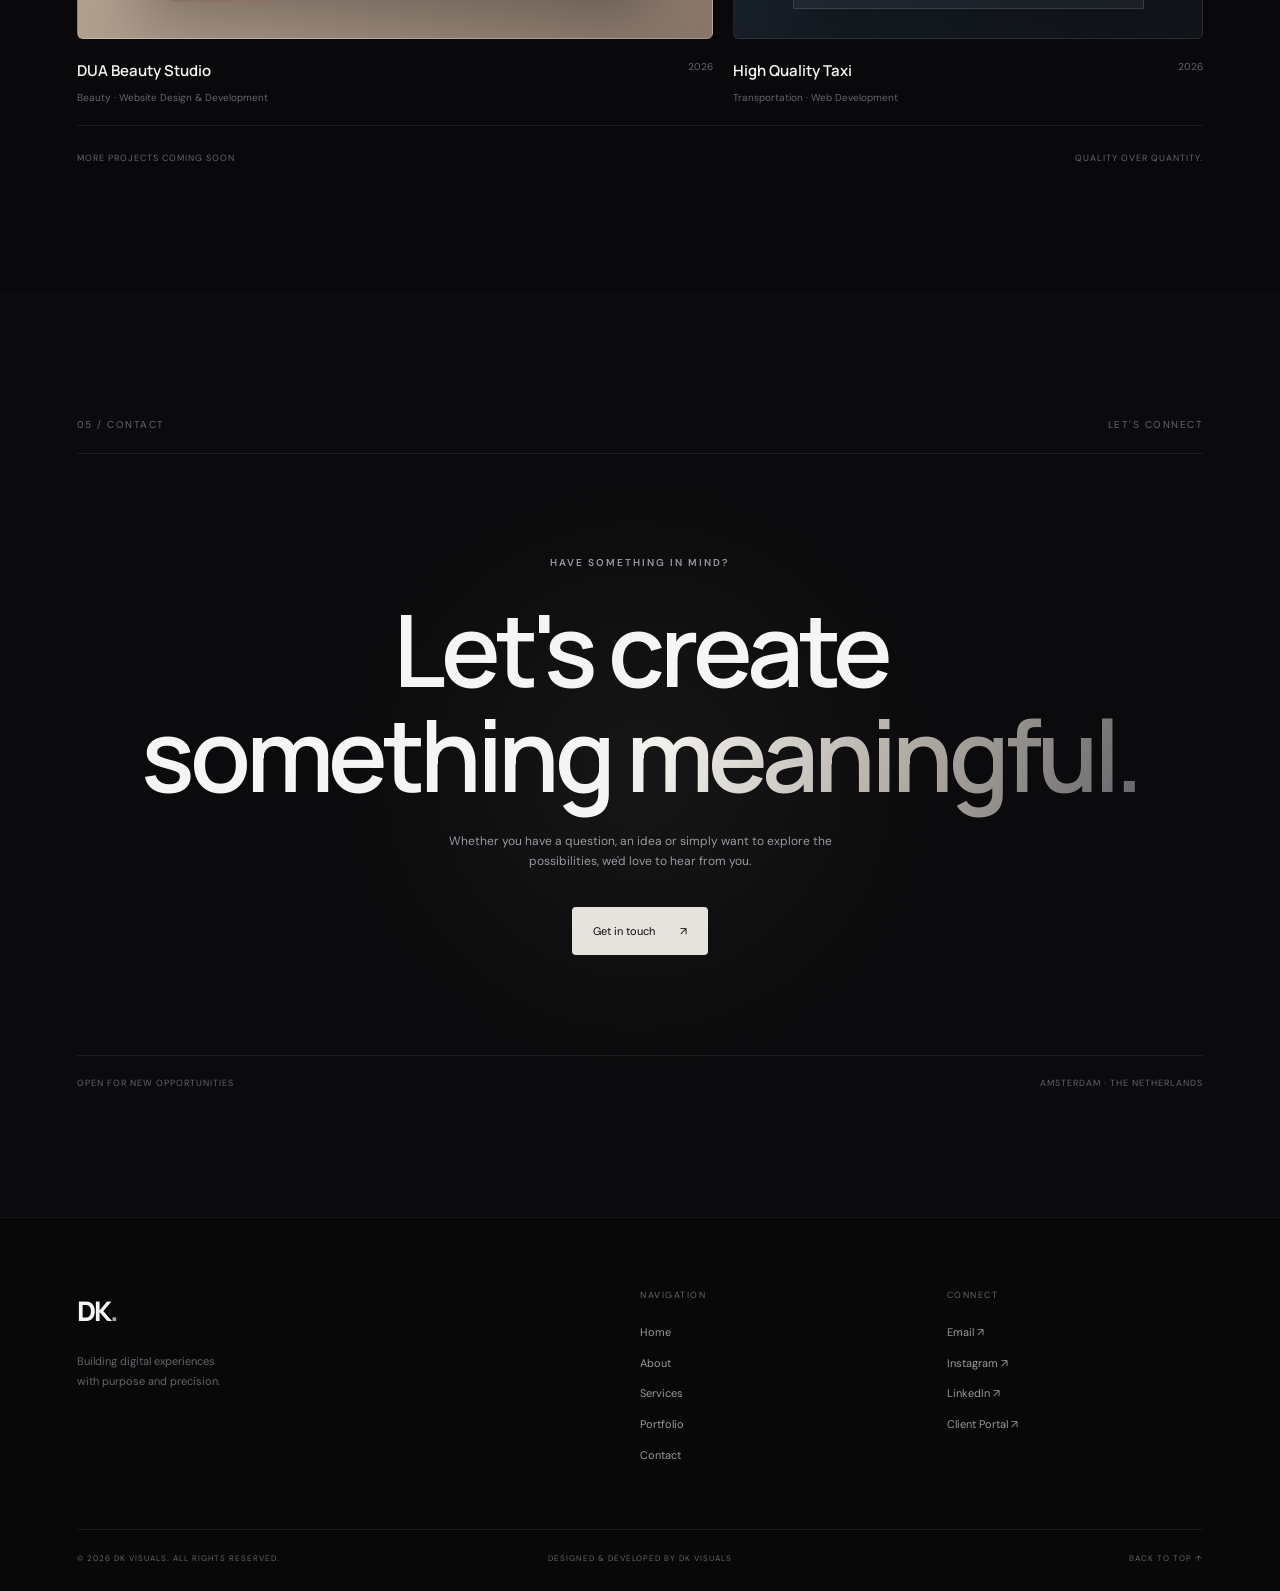
<file: index-backup.html>
<!DOCTYPE html>
<html lang="en">
<head>
    <meta charset="UTF-8">
    <meta name="viewport" content="width=device-width, initial-scale=1.0">
    <meta name="theme-color" content="#09090b">

    <title>DK VISUALS — Digital Experiences</title>
    <meta name="description" content="DK VISUALS creates modern websites and digital experiences for ambitious businesses.">

    <link rel="preconnect" href="https://fonts.googleapis.com">
    <link rel="preconnect" href="https://fonts.gstatic.com" crossorigin>
    <link href="https://fonts.googleapis.com/css2?family=DM+Sans:wght@400;500;600;700&family=Manrope:wght@400;500;600;700;800&display=swap" rel="stylesheet">

    <link rel="stylesheet" href="assets/css/style.css">
</head>

<body>

<!-- NAVIGATION -->
<header class="navbar">
    <a href="#home" class="logo">
        DK<span>.</span>
    </a>

    <nav class="nav-links">
        <a href="#home" class="active">Home</a>
        <a href="#about">About</a>
        <a href="#services">Services</a>
        <a href="#portfolio">Portfolio</a>
        <a href="#contact">Contact</a>
    </nav>

    <div class="nav-actions">
        <a href="clientportal.html" class="portal-link">
            <span class="status-dot"></span>
            Client Portal
            <span class="arrow">↗</span>
        </a>

        <a href="#contact" class="nav-cta">Let's talk <span>↗</span></a>
    </div>

    <button class="menu-toggle" aria-label="Open menu">
        <span></span>
        <span></span>
    </button>
</header>


<main>

<!-- HERO -->
<section class="hero" id="home">

    <div class="hero-top">
        <div class="availability">
            <span class="status-dot"></span>
            Independent digital studio
        </div>

        <span class="hero-location">AMSTERDAM · NL</span>
    </div>

    <div class="hero-content">

        <p class="eyebrow">DESIGNING DIGITAL EXPERIENCES</p>

        <h1>
            We build digital<br>
            experiences that<br>
            <span class="gradient-text">make an impact.</span>
        </h1>

        <p class="hero-description">
            We help ambitious businesses stand out through thoughtful
            design, modern websites and carefully crafted digital experiences.
        </p>

        <div class="hero-buttons">
            <a href="#portfolio" class="button-primary">
                Explore our work <span>↗</span>
            </a>

            <a href="#contact" class="button-secondary">
                Start a conversation <span>→</span>
            </a>
        </div>

    </div>

    <div class="hero-bottom">
        <span>WEB DEVELOPMENT · DIGITAL DESIGN</span>
        <span>SCROLL TO EXPLORE ↓</span>
    </div>

    <div class="hero-decoration"></div>

</section>


<!-- INTRO -->
<section class="intro section-padding" id="about">

    <div class="section-label">
        <span>01 / ABOUT</span>
        <span>WHO WE ARE</span>
    </div>

    <div class="intro-grid">

        <h2>
            Digital presence<br>
            <span class="muted">with purpose.</span>
        </h2>

        <div class="intro-content">
            <p>
                DK VISUALS is an independent digital studio focused on
                creating modern, high-performance websites for businesses
                that care about how they are seen online.
            </p>

            <p>
                From the first concept to the final detail, we combine
                creativity and technology to build digital experiences
                that feel distinctive and work seamlessly.
            </p>

            <a href="#contact" class="text-link">
                Get to know us <span>↗</span>
            </a>
        </div>

    </div>

</section>


<!-- SERVICES -->
<section class="services section-padding" id="services">

    <div class="section-label">
        <span>02 / SERVICES</span>
        <span>WHAT WE DO</span>
    </div>

    <div class="section-heading">
        <div>
            <h2>What we bring<br><span class="muted">to the table.</span></h2>
        </div>

        <p>
            Thoughtful solutions for businesses looking
            to build and improve their digital presence.
        </p>
    </div>

    <div class="services-grid">

        <article class="service-card">
            <div class="card-top">
                <span class="service-number">01</span>
                <span class="card-icon">↗</span>
            </div>

            <div class="service-visual visual-web">
                <div class="browser-window">
                    <div class="browser-bar">
                        <span></span><span></span><span></span>
                    </div>
                    <div class="browser-content">
                        <div class="visual-line"></div>
                        <div class="visual-line short"></div>
                        <div class="visual-block"></div>
                    </div>
                </div>
            </div>

            <h3>Web Development</h3>
            <p>
                Modern, responsive and high-performance websites
                designed to turn visitors into customers.
            </p>

            <div class="card-footer">
                <span>WEBSITES · DEVELOPMENT</span>
                <span>01 — 03</span>
            </div>
        </article>


        <article class="service-card">
            <div class="card-top">
                <span class="service-number">02</span>
                <span class="card-icon">↗</span>
            </div>

            <div class="service-visual visual-design">
                <div class="design-square"></div>
                <div class="design-circle"></div>
                <div class="design-line"></div>
            </div>

            <h3>Digital Design</h3>
            <p>
                Distinctive visual identities and digital materials
                that communicate your brand with clarity.
            </p>

            <div class="card-footer">
                <span>VISUALS · BRANDING</span>
                <span>02 — 03</span>
            </div>
        </article>


        <article class="service-card">
            <div class="card-top">
                <span class="service-number">03</span>
                <span class="card-icon">↗</span>
            </div>

            <div class="service-visual visual-redesign">
                <div class="redesign-card old">
                    <span>OLD</span>
                    <div></div><div></div>
                </div>

                <span class="redesign-arrow">→</span>

                <div class="redesign-card new">
                    <span>NEW</span>
                    <div></div><div></div>
                </div>
            </div>

            <h3>Website Redesign</h3>
            <p>
                Transforming outdated websites into modern,
                polished and effective digital experiences.
            </p>

            <div class="card-footer">
                <span>OPTIMIZATION · REDESIGN</span>
                <span>03 — 03</span>
            </div>
        </article>

    </div>

</section>


<!-- PORTFOLIO -->
<section class="portfolio section-padding" id="portfolio">

    <div class="section-label">
        <span>03 / SELECTED WORK</span>
        <span>OUR PROJECTS</span>
    </div>

    <div class="section-heading">
        <h2>Selected work<span class="muted">.</span></h2>

        <p>
            A selection of digital concepts and projects
            showcasing our approach to design and development.
        </p>
    </div>

    <div class="portfolio-grid">

        <article class="project-card project-large">

            <a href="#" class="project-image project-dua">
                <div class="project-browser">
                    <div class="project-browser-top">
                        <span>DUA BEAUTY STUDIO</span>
                        <span>MENU · ABOUT · CONTACT</span>
                    </div>

                    <div class="dua-preview">
                        <span>BEAUTY · CONFIDENCE · YOU</span>
                        <h3>Beauty begins<br>with you.</h3>
                        <span class="preview-button">DISCOVER MORE ↗</span>
                    </div>
                </div>
                <span class="project-open">↗</span>
            </a>

            <div class="project-info">
                <div>
                    <h3>DUA Beauty Studio</h3>
                    <p>Beauty · Website Design & Development</p>
                </div>
                <span class="project-year">2026</span>
            </div>

        </article>


        <article class="project-card">

            <a href="#" class="project-image project-taxi">
                <div class="taxi-preview">
                    <span>PREMIUM TRANSPORTATION</span>
                    <h3>Travel in<br>comfort.</h3>
                    <div class="taxi-line"></div>
                    <span>HIGH QUALITY TAXI</span>
                </div>
                <span class="project-open">↗</span>
            </a>

            <div class="project-info">
                <div>
                    <h3>High Quality Taxi</h3>
                    <p>Transportation · Web Development</p>
                </div>
                <span class="project-year">2026</span>
            </div>

        </article>

    </div>

    <div class="portfolio-bottom">
        <span>MORE PROJECTS COMING SOON</span>
        <span>QUALITY OVER QUANTITY.</span>
    </div>

</section>


<!-- CONTACT -->
<section class="contact section-padding" id="contact">

    <div class="section-label">
        <span>05 / CONTACT</span>
        <span>LET'S CONNECT</span>
    </div>

    <div class="contact-content">

        <p class="eyebrow">HAVE SOMETHING IN MIND?</p>

        <h2>
            Let's create<br>
            something <span class="gradient-text">meaningful.</span>
        </h2>

        <p>
            Whether you have a question, an idea or simply want
            to explore the possibilities, we'd love to hear from you.
        </p>

        <a href="mailto:devranhasankurt@gmail.com" class="button-primary">
            Get in touch <span>↗</span>
        </a>

    </div>

    <div class="contact-bottom">
        <span>OPEN FOR NEW OPPORTUNITIES</span>
        <span>AMSTERDAM · THE NETHERLANDS</span>
    </div>

</section>

</main>


<!-- FOOTER -->
<footer class="footer">

    <div class="footer-top">

        <div class="footer-brand">
            <a href="#home" class="logo">DK<span>.</span></a>

            <p>
                Building digital experiences<br>
                with purpose and precision.
            </p>
        </div>

        <div class="footer-column">
            <span class="footer-heading">NAVIGATION</span>
            <a href="#home">Home</a>
            <a href="#about">About</a>
            <a href="#services">Services</a>
            <a href="#portfolio">Portfolio</a>
            <a href="#contact">Contact</a>
        </div>

        <div class="footer-column">
            <span class="footer-heading">CONNECT</span>
            <a href="mailto:devranhasankurt@gmail.com">Email ↗</a>
            <a href="https://instagram.com/dkvisuals.nl" target="_blank">Instagram ↗</a>
            <a href="https://linkedin.com/in/devrankurt" target="_blank">LinkedIn ↗</a>
            <a href="clientportal.html">Client Portal ↗</a>
        </div>

    </div>

    <div class="footer-bottom">
        <span>© 2026 DK VISUALS. ALL RIGHTS RESERVED.</span>
        <span>DESIGNED & DEVELOPED BY DK VISUALS</span>
        <a href="#home">BACK TO TOP ↑</a>
    </div>

</footer>


<script>
    // Mobile navigation
    const menuToggle = document.querySelector('.menu-toggle');
    const navLinks = document.querySelector('.nav-links');

    menuToggle.addEventListener('click', () => {
        navLinks.classList.toggle('open');
        menuToggle.classList.toggle('active');
    });

    document.querySelectorAll('.nav-links a').forEach(link => {
        link.addEventListener('click', () => {
            navLinks.classList.remove('open');
            menuToggle.classList.remove('active');
        });
    });

    // Active navigation
    const sections = document.querySelectorAll('main section[id]');
    const navigationLinks = document.querySelectorAll('.nav-links a');

    window.addEventListener('scroll', () => {
        let current = '';

        sections.forEach(section => {
            if (window.scrollY >= section.offsetTop - 180) {
                current = section.getAttribute('id');
            }
        });

        navigationLinks.forEach(link => {
            link.classList.toggle(
                'active',
                link.getAttribute('href') === '#' + current
            );
        });
    });
</script>

</body>
</html>
</file>
<file: assets/css/clientportal.css>
/* ==========================================
   RESET
========================================== */

* {
    margin: 0;
    padding: 0;
    box-sizing: border-box;
}

:root {
    --background: #080808;
    --sidebar: #0c0c0c;
    --surface: #111111;
    --surface-hover: #171717;
    --border: #242424;
    --border-light: #303030;
    --text: #f5f5f5;
    --text-secondary: #999999;
    --text-muted: #666666;
    --accent: #ffffff;
    --success: #8cbd9b;
    --warning: #d5b477;
    --font: "Inter", Arial, sans-serif;
}

html {
    scroll-behavior: smooth;
}

body {
    min-height: 100vh;
    background: var(--background);
    color: var(--text);
    font-family: var(--font);
    font-size: 14px;
    line-height: 1.6;
}

button,
input {
    font: inherit;
}

button,
a {
    -webkit-tap-highlight-color: transparent;
}

a {
    color: inherit;
}

button {
    cursor: pointer;
}

[hidden] {
    display: none !important;
}


/* ==========================================
   LOGIN SCREEN
========================================== */

.login-screen {
    min-height: 100vh;
    width: 100%;
    display: flex;
    justify-content: center;
    align-items: center;
    padding: 40px 20px;
    background:
        radial-gradient(ellipse at 50% 40%, #171717 0%, #080808 65%);
}

.login-container {
    width: 100%;
    max-width: 410px;
}

.login-brand,
.sidebar-brand {
    display: flex;
    flex-direction: column;
    text-decoration: none;
}

.login-brand {
    align-items: center;
    margin-bottom: 75px;
}

.brand-name {
    font-size: 23px;
    font-weight: 700;
    letter-spacing: 3px;
    color: #fff;
}

.brand-subtitle {
    margin-top: 4px;
    font-size: 9px;
    letter-spacing: 3px;
    color: var(--text-muted);
}

.login-heading {
    margin-bottom: 35px;
}

.eyebrow {
    display: block;
    color: var(--text-muted);
    font-size: 10px;
    font-weight: 600;
    letter-spacing: 2px;
    margin-bottom: 12px;
}

.login-heading h1 {
    font-size: 34px;
    font-weight: 500;
    letter-spacing: -1.5px;
    margin-bottom: 8px;
}

.login-heading p {
    color: var(--text-secondary);
    font-size: 13px;
}

#loginForm {
    display: flex;
    flex-direction: column;
    gap: 22px;
}

.form-group {
    display: flex;
    flex-direction: column;
    gap: 9px;
}

.form-group label {
    font-size: 12px;
    color: #cccccc;
    font-weight: 500;
}

.form-group input {
    width: 100%;
    height: 50px;
    padding: 0 15px;
    background: #101010;
    border: 1px solid var(--border);
    border-radius: 7px;
    color: #fff;
    outline: none;
    transition: border-color 0.2s ease;
}

.form-group input::placeholder {
    color: #555;
}

.form-group input:focus {
    border-color: #666;
}

.login-error {
    min-height: 0;
    color: #e18a8a;
    font-size: 12px;
    margin-top: -12px;
}

.login-button {
    width: 100%;
    height: 51px;
    border: none;
    border-radius: 7px;
    background: #fff;
    color: #080808;
    display: flex;
    align-items: center;
    justify-content: space-between;
    padding: 0 18px;
    font-size: 13px;
    font-weight: 600;
    transition: background 0.2s ease;
}

.login-button:hover {
    background: #dcdcdc;
}

.login-button:disabled {
    opacity: 0.5;
    cursor: not-allowed;
}

.button-arrow {
    font-size: 19px;
}

.login-bottom {
    margin-top: 65px;
    text-align: center;
}

.login-bottom span {
    font-size: 9px;
    color: #555;
    letter-spacing: 1px;
}


/* ==========================================
   PORTAL LAYOUT
========================================== */

.portal-wrapper {
    min-height: 100vh;
    display: flex;
}

.sidebar {
    width: 255px;
    min-width: 255px;
    height: 100vh;
    position: fixed;
    top: 0;
    left: 0;
    display: flex;
    flex-direction: column;
    padding: 35px 22px 22px;
    background: var(--sidebar);
    border-right: 1px solid var(--border);
    z-index: 20;
}

.sidebar-brand {
    margin-bottom: 30px;
}

.sidebar-brand .brand-name {
    font-size: 19px;
}

.sidebar-brand .brand-subtitle {
    font-size: 8px;
}

.sidebar-divider {
    width: 100%;
    height: 1px;
    background: var(--border);
    margin-bottom: 30px;
}


/* ==========================================
   SIDEBAR NAVIGATION
========================================== */

.sidebar-nav {
    display: flex;
    flex-direction: column;
    gap: 6px;
}

.nav-heading {
    font-size: 9px;
    font-weight: 600;
    color: #555;
    letter-spacing: 1.5px;
    margin: 0 0 12px 12px;
}

.nav-link {
    display: flex;
    align-items: center;
    gap: 13px;
    width: 100%;
    padding: 12px 13px;
    border-radius: 6px;
    color: #858585;
    text-decoration: none;
    font-size: 12px;
    font-weight: 500;
    transition: background 0.2s ease, color 0.2s ease;
}

.nav-link:hover {
    color: #fff;
    background: #151515;
}

.nav-link.active {
    color: #fff;
    background: #1a1a1a;
}

.nav-icon {
    width: 17px;
    text-align: center;
    font-size: 17px;
    color: #777;
}

.nav-link.active .nav-icon {
    color: #fff;
}


/* ==========================================
   SIDEBAR BOTTOM
========================================== */

.sidebar-bottom {
    margin-top: auto;
    padding-top: 20px;
    border-top: 1px solid var(--border);
}

.sidebar-client {
    display: flex;
    align-items: center;
    gap: 12px;
    padding: 0 3px 20px;
}

.client-avatar {
    width: 36px;
    height: 36px;
    flex-shrink: 0;
    display: flex;
    justify-content: center;
    align-items: center;
    border-radius: 50%;
    background: #252525;
    color: #fff;
    font-size: 13px;
    font-weight: 600;
}

.client-details {
    min-width: 0;
    display: flex;
    flex-direction: column;
}

.client-details strong {
    font-size: 11px;
    color: #eee;
    font-weight: 500;
    overflow: hidden;
    text-overflow: ellipsis;
    white-space: nowrap;
}

.client-details span {
    font-size: 10px;
    color: #777;
    overflow: hidden;
    text-overflow: ellipsis;
    white-space: nowrap;
}

.logout-button {
    display: flex;
    align-items: center;
    gap: 12px;
    width: 100%;
    padding: 12px 13px;
    border: 1px solid var(--border);
    border-radius: 6px;
    background: transparent;
    color: #999;
    font-size: 12px;
    text-align: left;
    transition: all 0.2s ease;
}

.logout-button:hover {
    background: #191919;
    border-color: #444;
    color: #fff;
}

.logout-icon {
    font-size: 17px;
}


/* ==========================================
   MAIN CONTENT
========================================== */

.main-content {
    width: calc(100% - 255px);
    min-height: 100vh;
    margin-left: 255px;
    padding: 0 55px;
    display: flex;
    flex-direction: column;
}


/* ==========================================
   TOPBAR
========================================== */

.topbar {
    min-height: 76px;
    display: flex;
    align-items: center;
    justify-content: space-between;
    border-bottom: 1px solid var(--border);
}

.topbar-left,
.topbar-right {
    display: flex;
    align-items: center;
    gap: 12px;
}

.topbar-label {
    color: #777;
    font-size: 10px;
    letter-spacing: 1px;
}

.topbar-separator {
    color: #444;
}

.topbar-current {
    color: #ccc;
    font-size: 10px;
}

.topbar-right {
    color: #999;
    font-size: 10px;
}

.online-indicator {
    display: inline-block;
    width: 6px;
    height: 6px;
    border-radius: 50%;
    background: var(--success);
    flex-shrink: 0;
}


/* ==========================================
   PAGE HEADINGS
========================================== */

.portal-section {
    display: none;
    width: 100%;
    padding: 55px 0 65px;
}

.portal-section.active {
    display: block;
}

.page-heading {
    display: flex;
    justify-content: space-between;
    align-items: flex-end;
    margin-bottom: 35px;
}

.page-heading h1 {
    font-size: 34px;
    font-weight: 500;
    letter-spacing: -1.5px;
    margin-bottom: 7px;
}

.page-heading p {
    font-size: 12px;
    color: var(--text-secondary);
}


/* ==========================================
   DASHBOARD GRID
========================================== */

.dashboard-grid {
    display: grid;
    grid-template-columns: 1.5fr 1fr;
    gap: 18px;
    margin-bottom: 22px;
}

.dashboard-card {
    min-height: 205px;
    padding: 25px;
    background: var(--surface);
    border: 1px solid var(--border);
    border-radius: 9px;
}

.card-top {
    display: flex;
    justify-content: space-between;
    align-items: center;
    margin-bottom: 25px;
}

.card-label {
    font-size: 9px;
    font-weight: 600;
    letter-spacing: 1.5px;
    color: #777;
}

.card-symbol {
    color: #777;
    font-size: 19px;
}

.dashboard-card h2 {
    font-size: 20px;
    font-weight: 500;
    letter-spacing: -0.5px;
    margin-bottom: 9px;
    overflow-wrap: anywhere;
}

.project-status {
    display: flex;
    align-items: center;
    gap: 8px;
    color: var(--text-secondary);
    font-size: 11px;
    margin-bottom: 27px;
}

.progress-header {
    display: flex;
    align-items: center;
    justify-content: space-between;
    margin-bottom: 10px;
}

.progress-header span {
    font-size: 10px;
    color: #888;
}

.progress-header strong {
    font-size: 11px;
    font-weight: 600;
    color: #eee;
}

.progress-track {
    width: 100%;
    height: 4px;
    background: #292929;
    border-radius: 10px;
    overflow: hidden;
}

.progress-fill {
    height: 100%;
    width: 0;
    background: #fff;
    border-radius: 10px;
    transition: width 0.5s ease;
}

.delivery-card h2 {
    font-size: 23px;
    margin-top: 6px;
}

.card-description {
    color: #777;
    font-size: 11px;
    margin-top: 9px;
}


/* ==========================================
   CONTENT CARDS
========================================== */

.content-card {
    padding: 28px;
    margin-bottom: 20px;
    background: var(--surface);
    border: 1px solid var(--border);
    border-radius: 9px;
}

.content-card-header {
    display: flex;
    align-items: center;
    justify-content: space-between;
    gap: 15px;
    margin-bottom: 25px;
}

.content-card-header .eyebrow {
    margin-bottom: 6px;
}

.content-card-header h2 {
    font-size: 18px;
    font-weight: 500;
    letter-spacing: -0.4px;
}

.text-link {
    color: #999;
    font-size: 11px;
    text-decoration: none;
    transition: color 0.2s ease;
}

.text-link:hover {
    color: #fff;
}


/* ==========================================
   RECENT UPDATES
========================================== */

.updates-list {
    display: flex;
    flex-direction: column;
}

.update-item {
    display: flex;
    align-items: flex-start;
    gap: 15px;
    padding: 17px 0;
    border-top: 1px solid #222;
}

.update-item:first-child {
    border-top: none;
    padding-top: 0;
}

.update-marker {
    width: 7px;
    height: 7px;
    margin-top: 7px;
    border-radius: 50%;
    background: #aaa;
    flex-shrink: 0;
}

.update-content h3 {
    font-size: 12px;
    font-weight: 500;
    margin-bottom: 5px;
}

.update-content p {
    color: #888;
    font-size: 11px;
    margin-bottom: 7px;
}

.update-date {
    color: #666;
    font-size: 10px;
}


/* ==========================================
   PROJECT DETAILS
========================================== */

.project-badge {
    padding: 6px 11px;
    background: #202020;
    border: 1px solid #333;
    border-radius: 20px;
    color: #ccc;
    font-size: 10px;
    white-space: nowrap;
}

.project-description {
    color: #999;
    font-size: 12px;
    margin-bottom: 30px;
}

.project-details-grid {
    display: grid;
    grid-template-columns: repeat(2, 1fr);
    gap: 25px;
    padding: 25px 0;
    border-top: 1px solid #252525;
    border-bottom: 1px solid #252525;
}

.detail-item {
    display: flex;
    flex-direction: column;
    gap: 6px;
}

.detail-item span {
    color: #777;
    font-size: 10px;
}

.detail-item strong {
    color: #eee;
    font-size: 12px;
    font-weight: 500;
}

.project-progress {
    margin-top: 25px;
}


/* ==========================================
   PROJECT TIMELINE
========================================== */

.project-timeline {
    display: flex;
    flex-direction: column;
}

.timeline-item {
    display: flex;
    gap: 18px;
    min-height: 105px;
}

.timeline-marker {
    width: 13px;
    height: 13px;
    margin-top: 4px;
    border: 2px solid #555;
    border-radius: 50%;
    flex-shrink: 0;
    position: relative;
}

.timeline-item:not(:last-child) .timeline-marker::after {
    content: "";
    position: absolute;
    top: 11px;
    left: 4px;
    width: 1px;
    height: 85px;
    background: #333;
}

.timeline-item.completed .timeline-marker {
    background: #ddd;
    border-color: #ddd;
}

.timeline-content {
    padding-bottom: 25px;
}

.timeline-content h3 {
    font-size: 12px;
    font-weight: 500;
    margin-bottom: 5px;
}

.timeline-content p {
    color: #888;
    font-size: 11px;
    margin-bottom: 7px;
}

.timeline-date {
    color: #666;
    font-size: 10px;
}

.timeline-status {
    display: inline-block;
    margin-left: 10px;
    color: #888;
    font-size: 10px;
}


/* ==========================================
   FILES
========================================== */

.files-list,
.invoices-list {
    display: flex;
    flex-direction: column;
}

.file-item,
.invoice-item {
    display: flex;
    align-items: center;
    gap: 16px;
    padding: 18px 0;
    border-top: 1px solid #252525;
}

.file-item:first-child,
.invoice-item:first-child {
    border-top: none;
    padding-top: 0;
}

.file-icon {
    width: 42px;
    height: 42px;
    display: flex;
    justify-content: center;
    align-items: center;
    flex-shrink: 0;
    background: #1c1c1c;
    border: 1px solid #303030;
    border-radius: 7px;
    color: #bbb;
    font-size: 18px;
}

.file-info,
.invoice-info {
    min-width: 0;
    flex: 1;
    display: flex;
    flex-direction: column;
    gap: 4px;
}

.file-info h3,
.invoice-info h3 {
    color: #eee;
    font-size: 12px;
    font-weight: 500;
}

.file-info span,
.invoice-info span {
    color: #777;
    font-size: 10px;
}

.file-action,
.invoice-action {
    color: #ccc;
    font-size: 10px;
    text-decoration: none;
    white-space: nowrap;
}

.file-action:hover,
.invoice-action:hover {
    color: #fff;
}


/* ==========================================
   INVOICES
========================================== */

.invoice-info strong {
    margin-top: 4px;
    font-size: 12px;
    font-weight: 500;
}

.invoice-status {
    padding: 5px 10px;
    border-radius: 20px;
    font-size: 9px;
    font-weight: 500;
    white-space: nowrap;
}

.invoice-status.paid {
    color: var(--success);
    background: rgba(140, 189, 155, 0.09);
}

.invoice-status.unpaid {
    color: var(--warning);
    background: rgba(213, 180, 119, 0.09);
}


/* ==========================================
   EMPTY STATES
========================================== */

.empty-message {
    padding: 20px 0;
    color: #777;
    font-size: 11px;
}


/* ==========================================
   FOOTER
========================================== */

.portal-footer {
    min-height: 75px;
    margin-top: auto;
    border-top: 1px solid var(--border);
    display: grid;
    grid-template-columns: 1fr 1fr 1fr;
    align-items: center;
    gap: 15px;
}

.portal-footer span,
.portal-footer a {
    color: #666;
    font-size: 9px;
    letter-spacing: 0.7px;
}

.portal-footer span:nth-child(2) {
    text-align: center;
}

.portal-footer a {
    text-align: right;
    text-decoration: none;
    transition: color 0.2s ease;
}

.portal-footer a:hover {
    color: #fff;
}


/* ==========================================
   RESPONSIVE: TABLET
========================================== */

@media (max-width: 1000px) {

    .sidebar {
        width: 220px;
        min-width: 220px;
    }

    .main-content {
        width: calc(100% - 220px);
        margin-left: 220px;
        padding: 0 30px;
    }

    .dashboard-grid {
        grid-template-columns: 1fr;
    }

}


/* ==========================================
   RESPONSIVE: MOBILE
========================================== */

@media (max-width: 700px) {

    .portal-wrapper {
        flex-direction: column;
    }

    .sidebar {
        position: relative;
        width: 100%;
        min-width: 0;
        height: auto;
        padding: 20px;
        border-right: none;
        border-bottom: 1px solid var(--border);
    }

    .sidebar-brand {
        margin-bottom: 18px;
    }

    .sidebar-divider {
        margin-bottom: 15px;
    }

    .sidebar-nav {
        display: grid;
        grid-template-columns: repeat(2, 1fr);
        gap: 7px;
    }

    .nav-heading {
        grid-column: 1 / -1;
        margin-bottom: 5px;
    }

    .nav-link {
        padding: 10px;
    }

    .sidebar-bottom {
        display: flex;
        align-items: center;
        justify-content: space-between;
        gap: 10px;
        margin-top: 18px;
        padding-top: 15px;
    }

    .sidebar-client {
        min-width: 0;
        padding: 0;
    }

    .logout-button {
        width: auto;
        padding: 10px 12px;
    }

    .main-content {
        width: 100%;
        margin-left: 0;
        padding: 0 20px;
    }

    .topbar {
        min-height: 60px;
    }

    .portal-section {
        padding: 35px 0 45px;
    }

    .page-heading h1 {
        font-size: 29px;
    }

    .dashboard-grid {
        grid-template-columns: 1fr;
    }

    .dashboard-card {
        min-height: 180px;
    }

    .content-card {
        padding: 20px;
    }

    .project-details-grid {
        grid-template-columns: 1fr 1fr;
        gap: 20px;
    }

    .portal-footer {
        grid-template-columns: 1fr;
        justify-items: center;
        padding: 20px 0;
        gap: 10px;
    }

    .portal-footer span:nth-child(2),
    .portal-footer a {
        text-align: center;
    }

}


/* ==========================================
   RESPONSIVE: SMALL MOBILE
========================================== */

@media (max-width: 400px) {

    .login-heading h1 {
        font-size: 29px;
    }

    .main-content {
        padding: 0 15px;
    }

    .topbar-label {
        font-size: 9px;
    }

    .topbar-right {
        font-size: 9px;
    }

    .page-heading h1 {
        font-size: 26px;
    }

    .content-card {
        padding: 17px;
    }

    .project-details-grid {
        grid-template-columns: 1fr;
    }

    .file-item,
    .invoice-item {
        flex-wrap: wrap;
    }

}
</file>
<file: assets/css/style.css>
/* ========================================
   DK VISUALS — MAIN STYLESHEET
   Dark Premium Digital Studio
======================================== */

:root {
    --bg: #09090b;
    --surface: #101012;
    --surface-light: #151518;
    --surface-hover: #1a1a1e;

    --border: rgba(255, 255, 255, 0.075);
    --border-hover: rgba(255, 255, 255, 0.16);

    --text: #f5f5f5;
    --text-secondary: #99999f;
    --text-muted: #65656c;

    --accent: #d5d0c7;

    --font-main: 'DM Sans', sans-serif;
    --font-heading: 'Manrope', sans-serif;

    --container: 1240px;
    --transition: 0.3s ease;
}


/* RESET */

* {
    margin: 0;
    padding: 0;
    box-sizing: border-box;
}

html {
    scroll-behavior: smooth;
    scroll-padding-top: 100px;
}

body {
    background: var(--bg);
    color: var(--text);
    font-family: var(--font-main);
    font-size: 14px;
    line-height: 1.7;
    overflow-x: hidden;
}

a {
    color: inherit;
    text-decoration: none;
}

button {
    font: inherit;
}

::selection {
    background: #d5d0c7;
    color: #09090b;
}


/* ========================================
   NAVIGATION
======================================== */

.navbar {
    position: fixed;
    top: 0;
    left: 0;
    width: 100%;
    height: 82px;
    padding: 0 6%;
    display: flex;
    align-items: center;
    justify-content: space-between;
    z-index: 1000;

    background: rgba(9, 9, 11, 0.85);
    backdrop-filter: blur(20px);
    -webkit-backdrop-filter: blur(20px);

    border-bottom: 1px solid var(--border);
}

.logo {
    font-family: var(--font-heading);
    font-size: 27px;
    font-weight: 800;
    letter-spacing: -2px;
}

.logo span {
    color: #aaa49a;
}

/*
.nav-links {
    display: flex;
    align-items: center;
    gap: 34px;
}
    */
.nav-links {
    position: absolute;
    left: 50%;
    transform: translateX(-50%);
    display: flex;
    align-items: center;
    gap: 40px;
}

.nav-links a {
    color: var(--text-secondary);
    font-size: 12px;
    transition: var(--transition);
}

.nav-links a:hover,
.nav-links a.active {
    color: var(--text);
}

.nav-actions {
    display: flex;
    align-items: center;
    gap: 25px;
}

.portal-link {
    display: flex;
    align-items: center;
    gap: 9px;
    font-size: 11px;
    color: var(--text-secondary);
    transition: var(--transition);
}

.portal-link:hover {
    color: white;
}

.status-dot {
    width: 7px;
    height: 7px;
    border-radius: 50%;
    background: #8da88b;
    box-shadow: 0 0 10px rgba(141, 168, 139, 0.35);
    flex-shrink: 0;
}

.arrow {
    color: var(--text-muted);
}

.nav-cta {
    padding: 11px 17px;
    border: 1px solid var(--border-hover);
    border-radius: 5px;
    font-size: 11px;
    transition: var(--transition);
}

.nav-cta span {
    margin-left: 10px;
}

.nav-cta:hover {
    background: white;
    color: #09090b;
}

.menu-toggle {
    display: none;
    background: none;
    border: none;
    cursor: pointer;
}


/* ========================================
   GLOBAL
======================================== */

.section-padding {
    padding: 125px max(6%, calc((100% - var(--container)) / 2));
}

.section-label {
    display: flex;
    justify-content: space-between;
    align-items: center;
    padding-bottom: 20px;
    border-bottom: 1px solid var(--border);

    color: var(--text-muted);
    font-size: 10px;
    letter-spacing: 1.5px;
}

.eyebrow {
    color: var(--text-secondary);
    font-size: 10px;
    letter-spacing: 2px;
    font-weight: 600;
}

.muted {
    color: #696970;
}

.gradient-text {
    background: linear-gradient(
        110deg,
        #f3f1ed 10%,
        #a9a49b 60%,
        #66646a 100%
    );

    -webkit-background-clip: text;
    background-clip: text;
    -webkit-text-fill-color: transparent;
}

.section-heading {
    display: flex;
    justify-content: space-between;
    align-items: flex-end;
    gap: 40px;
    margin: 65px 0 45px;
}

.section-heading h2,
.intro h2 {
    font-family: var(--font-heading);
    font-size: clamp(36px, 5vw, 62px);
    line-height: 1.12;
    letter-spacing: -3px;
    font-weight: 600;
}

.section-heading > p {
    max-width: 330px;
    color: var(--text-secondary);
    font-size: 12px;
}


/* BUTTONS */

.button-primary,
.button-secondary {
    display: inline-flex;
    align-items: center;
    justify-content: center;
    gap: 25px;
    padding: 15px 21px;
    font-size: 11px;
    border-radius: 4px;
    transition: var(--transition);
}

.button-primary {
    background: #e6e2dc;
    color: #09090b;
}

.button-primary:hover {
    background: white;
    transform: translateY(-3px);
}

.button-secondary {
    border: 1px solid var(--border-hover);
    color: var(--text);
}

.button-secondary:hover {
    background: var(--surface-hover);
    border-color: rgba(255,255,255,0.3);
}


/* ========================================
   HERO
======================================== */

.hero {
    min-height: max(720px, 100svh);
    min-height: max(720px, 100vh);
    height: 100svh;
    max-height: none;
    padding: 125px 6% 35px;

    position: relative;
    display: flex;
    flex-direction: column;
    justify-content: space-between;

    overflow: hidden;
    border-bottom: 1px solid var(--border);
}

.hero::before {
    content: "";
    position: absolute;
    width: 650px;
    height: 650px;
    top: 15%;
    right: -10%;
    background: radial-gradient(
        circle,
        rgba(170, 164, 155, 0.09),
        transparent 70%
    );
    pointer-events: none;
}

.hero-top,
.hero-bottom {
    display: flex;
    justify-content: space-between;
    align-items: center;
    position: relative;
    z-index: 2;
}

.availability {
    display: flex;
    align-items: center;
    gap: 10px;
    color: var(--text-secondary);
    font-size: 11px;
}

.hero-location,
.hero-bottom {
    font-size: 9px;
    letter-spacing: 1.5px;
    color: var(--text-muted);
}

.hero-content {
    position: relative;
    z-index: 2;
    margin-top: -15px;
    animation: fadeUp 1s ease both;
}

.hero-content h1 {
    margin: 28px 0;
    font-family: var(--font-heading);
    font-size: clamp(55px, 8.3vw, 112px);
    font-weight: 600;
    letter-spacing: -7px;
    line-height: 1.02;
}

.hero-description {
    max-width: 440px;
    margin-bottom: 35px;
    color: var(--text-secondary);
    font-size: 13px;
    line-height: 1.9;
}

.hero-buttons {
    display: flex;
    align-items: center;
    gap: 13px;
}

.hero-decoration {
    position: absolute;
    right: 12%;
    top: 37%;
    width: 250px;
    height: 250px;
    border: 1px solid rgba(255,255,255,0.04);
    border-radius: 50%;
    box-shadow:
        0 0 0 40px rgba(255,255,255,0.012),
        0 0 0 80px rgba(255,255,255,0.009);
    pointer-events: none;
}

.hero-bottom {
    border-top: 1px solid var(--border);
    padding-top: 20px;
}


/* ========================================
   ABOUT / INTRO
======================================== */

.intro-grid {
    display: grid;
    grid-template-columns: 1.2fr 0.8fr;
    gap: 90px;
    align-items: start;
    padding-top: 70px;
}

.intro-content {
    padding-top: 8px;
}

.intro-content p {
    margin-bottom: 22px;
    color: var(--text-secondary);
    font-size: 13px;
    line-height: 2;
}

.text-link {
    display: inline-flex;
    gap: 25px;
    align-items: center;
    margin-top: 15px;
    padding-bottom: 8px;
    border-bottom: 1px solid var(--border-hover);
    font-size: 11px;
    transition: var(--transition);
}

.text-link:hover {
    gap: 35px;
    color: #c7c1b7;
}


/* ========================================
   SERVICES
======================================== */

.services {
    background: #0c0c0e;
    border-top: 1px solid var(--border);
    border-bottom: 1px solid var(--border);
}

.services-grid {
    display: grid;
    grid-template-columns: repeat(3, 1fr);
    gap: 15px;
}

.service-card {
    min-width: 0;
    padding: 24px;
    background: var(--surface);
    border: 1px solid var(--border);
    border-radius: 7px;
    transition: var(--transition);
}

.service-card:hover {
    border-color: var(--border-hover);
    transform: translateY(-5px);
    background: var(--surface-light);
}

.card-top {
    display: flex;
    justify-content: space-between;
    align-items: center;
}

.service-number {
    color: var(--text-muted);
    font-size: 10px;
}

.card-icon {
    color: var(--text-muted);
    font-size: 17px;
}

.service-visual {
    height: 210px;
    margin: 25px 0;
    border-radius: 5px;
    background: #18181b;
    display: flex;
    align-items: center;
    justify-content: center;
    position: relative;
    overflow: hidden;
}

/* Web preview */

.browser-window {
    width: 75%;
    height: 140px;
    background: #222226;
    border: 1px solid #37373b;
    border-radius: 5px;
    overflow: hidden;
    transform: perspective(700px) rotateY(-8deg);
}

.browser-bar {
    display: flex;
    gap: 4px;
    padding: 8px;
    border-bottom: 1px solid #38383d;
}

.browser-bar span {
    width: 5px;
    height: 5px;
    background: #777;
    border-radius: 50%;
}

.browser-content {
    padding: 18px;
}

.visual-line {
    width: 70%;
    height: 5px;
    background: #aaa69e;
    border-radius: 5px;
    margin-bottom: 9px;
}

.visual-line.short {
    width: 40%;
    background: #55555a;
}

.visual-block {
    margin-top: 15px;
    width: 45%;
    height: 35px;
    background: #414147;
    border-radius: 3px;
}

/* Design preview */

.visual-design {
    background: linear-gradient(135deg, #22211f, #141416);
}

.design-square {
    position: absolute;
    width: 95px;
    height: 95px;
    background: #aaa49a;
    transform: rotate(15deg);
    opacity: 0.75;
}

.design-circle {
    position: absolute;
    width: 105px;
    height: 105px;
    border: 1px solid #dedbd5;
    border-radius: 50%;
    transform: translate(40px, -20px);
}

.design-line {
    position: absolute;
    width: 130px;
    height: 1px;
    background: white;
    transform: rotate(-45deg);
}

/* Redesign preview */

.visual-redesign {
    gap: 8px;
}

.redesign-card {
    width: 90px;
    height: 120px;
    padding: 10px;
    background: #29292d;
    border: 1px solid #3d3d42;
    border-radius: 4px;
}

.redesign-card span {
    display: block;
    margin-bottom: 12px;
    color: #777;
    font-size: 7px;
}

.redesign-card div {
    height: 5px;
    background: #56565b;
    margin-bottom: 7px;
    border-radius: 3px;
}

.redesign-card div:last-child {
    width: 65%;
}

.redesign-card.new {
    background: #d3cec5;
    transform: translateY(-10px);
}

.redesign-card.new span {
    color: #555;
}

.redesign-card.new div {
    background: #77716a;
}

.redesign-arrow {
    color: #aaa49a;
}

.service-card h3 {
    font-family: var(--font-heading);
    font-size: 18px;
    font-weight: 600;
    margin-bottom: 10px;
}

.service-card > p {
    min-height: 65px;
    color: var(--text-secondary);
    font-size: 11px;
    line-height: 1.9;
}

.card-footer {
    display: flex;
    justify-content: space-between;
    gap: 8px;
    padding-top: 20px;
    margin-top: 20px;
    border-top: 1px solid var(--border);
    color: var(--text-muted);
    font-size: 8px;
    letter-spacing: 0.8px;
}


/* ========================================
   PORTFOLIO
======================================== */

.portfolio-grid {
    display: grid;
    grid-template-columns: 1.15fr 0.85fr;
    gap: 20px;
}

.project-card {
    min-width: 0;
}

.project-image {
    display: flex;
    align-items: center;
    justify-content: center;
    height: 350px;
    border: 1px solid var(--border);
    border-radius: 6px;
    position: relative;
    overflow: hidden;
    transition: var(--transition);
}

.project-image:hover {
    border-color: var(--border-hover);
}

.project-dua {
    background: linear-gradient(135deg, #c7b5a3, #877568);
}

.project-taxi {
    background: linear-gradient(135deg, #1b2631, #101419);
}

.project-browser {
    width: 80%;
    height: 75%;
    background: #eee5dc;
    color: #473b32;
    box-shadow: 0 20px 60px rgba(0,0,0,0.3);
    transition: var(--transition);
}

.project-image:hover .project-browser {
    transform: translateY(-7px);
}

.project-browser-top {
    display: flex;
    justify-content: space-between;
    padding: 13px;
    border-bottom: 1px solid rgba(0,0,0,0.1);
    font-size: 7px;
    letter-spacing: 1px;
}

.dua-preview {
    padding: 35px 30px;
}

.dua-preview > span:first-child {
    font-size: 7px;
    letter-spacing: 2px;
}

.dua-preview h3 {
    margin: 20px 0;
    font-family: Georgia, serif;
    font-size: clamp(25px, 4vw, 48px);
    line-height: 1.05;
    font-weight: 400;
}

.preview-button {
    display: inline-block;
    padding: 9px 14px;
    background: #887365;
    color: white;
    font-size: 7px;
    letter-spacing: 1px;
}

.taxi-preview {
    width: 75%;
    padding: 35px;
    background: rgba(255,255,255,0.04);
    border: 1px solid rgba(255,255,255,0.12);
    box-shadow: 0 20px 50px rgba(0,0,0,0.2);
}

.taxi-preview > span {
    font-size: 8px;
    letter-spacing: 2px;
    color: #9ca7b1;
}

.taxi-preview h3 {
    margin: 20px 0;
    font-family: var(--font-heading);
    font-size: clamp(28px, 4vw, 45px);
    line-height: 1.1;
    font-weight: 600;
}

.taxi-line {
    width: 100%;
    height: 1px;
    margin: 25px 0;
    background: rgba(255,255,255,0.2);
}

.project-open {
    position: absolute;
    right: 18px;
    top: 18px;
    width: 35px;
    height: 35px;
    display: grid;
    place-items: center;
    background: rgba(10,10,10,0.7);
    border: 1px solid rgba(255,255,255,0.15);
    border-radius: 50%;
    color: white;
    transition: var(--transition);
}

.project-image:hover .project-open {
    background: white;
    color: #09090b;
}

.project-info {
    display: flex;
    justify-content: space-between;
    align-items: flex-start;
    padding: 19px 0;
}

.project-info h3 {
    font-family: var(--font-heading);
    font-size: 15px;
    font-weight: 600;
}

.project-info p {
    color: var(--text-muted);
    font-size: 10px;
    margin-top: 5px;
}

.project-year {
    color: var(--text-muted);
    font-size: 10px;
}

.portfolio-bottom {
    display: flex;
    justify-content: space-between;
    padding-top: 25px;
    border-top: 1px solid var(--border);
    color: var(--text-muted);
    font-size: 9px;
    letter-spacing: 1px;
}


/* ========================================
   PROCESS
======================================== */

.process {
    background: #0c0c0e;
    border-top: 1px solid var(--border);
    border-bottom: 1px solid var(--border);
}

.process-list {
    margin-top: 55px;
}

.process-item {
    display: grid;
    grid-template-columns: 70px 1fr 30px;
    align-items: center;
    padding: 28px 5px;
    border-bottom: 1px solid var(--border);
    transition: var(--transition);
}

.process-item:hover {
    padding-left: 15px;
}

.process-number {
    color: var(--text-muted);
    font-size: 11px;
}

.process-item h3 {
    font-family: var(--font-heading);
    font-size: 20px;
    font-weight: 600;
}

.process-item p {
    margin-top: 5px;
    color: var(--text-secondary);
    font-size: 11px;
}

.process-symbol {
    color: var(--text-muted);
    font-size: 18px;
    transition: var(--transition);
}

.process-item:hover .process-symbol {
    color: white;
    transform: translate(3px, -3px);
}


/* ========================================
   CONTACT
======================================== */

.contact {
    position: relative;
    overflow: hidden;
    background: #0b0b0d;
}

.contact-content {
    position: relative;
    z-index: 2;
    padding: 100px 0;
    text-align: center;
}

.contact-content h2 {
    margin: 25px 0;
    font-family: var(--font-heading);
    font-size: clamp(48px, 8vw, 100px);
    font-weight: 600;
    line-height: 1.05;
    letter-spacing: -5px;
}

.contact-content > p:not(.eyebrow) {
    max-width: 430px;
    margin: 0 auto 30px;
    color: var(--text-secondary);
    font-size: 12px;
}

.contact-content .button-primary {
    margin-top: 5px;
}

.contact-bottom {
    display: flex;
    justify-content: space-between;
    border-top: 1px solid var(--border);
    padding-top: 20px;
    color: var(--text-muted);
    font-size: 9px;
    letter-spacing: 1px;
}

.contact::before {
    content: "";
    position: absolute;
    width: 600px;
    height: 600px;
    left: 50%;
    top: 20%;
    transform: translateX(-50%);
    background: radial-gradient(
        circle,
        rgba(180, 174, 164, 0.065),
        transparent 70%
    );
    pointer-events: none;
}


/* ========================================
   FOOTER
======================================== */

.footer {
    padding: 70px 6% 25px;
    background: #080809;
    border-top: 1px solid var(--border);
}

.footer-top {
    max-width: var(--container);
    margin: 0 auto;
    display: grid;
    grid-template-columns: 2fr 1fr 1fr;
    gap: 50px;
    padding-bottom: 65px;
}

.footer-brand p {
    margin-top: 17px;
    color: var(--text-muted);
    font-size: 11px;
    line-height: 1.9;
}

.footer-column {
    display: flex;
    flex-direction: column;
    align-items: flex-start;
    gap: 12px;
}

.footer-heading {
    margin-bottom: 8px;
    color: var(--text-muted);
    font-size: 9px;
    letter-spacing: 1.5px;
}

.footer-column a {
    color: var(--text-secondary);
    font-size: 11px;
    transition: var(--transition);
}

.footer-column a:hover {
    color: white;
    transform: translateX(3px);
}

.footer-bottom {
    max-width: var(--container);
    margin: 0 auto;
    padding-top: 22px;
    border-top: 1px solid var(--border);

    display: flex;
    justify-content: space-between;
    align-items: center;
    gap: 15px;

    color: var(--text-muted);
    font-size: 8px;
    letter-spacing: 1px;
}

.footer-bottom a {
    transition: var(--transition);
}

.footer-bottom a:hover {
    color: white;
}

.footer-bottom {
    position: relative;
}

.footer-bottom span:nth-child(2) {
    position: absolute;
    left: 50%;
    transform: translateX(-50%);
}


/* ========================================
   ANIMATIONS
======================================== */

@keyframes fadeUp {
    from {
        opacity: 0;
        transform: translateY(25px);
    }

    to {
        opacity: 1;
        transform: translateY(0);
    }
}


/* ========================================
   RESPONSIVE — TABLET
======================================== */

@media (max-width: 1000px) {

    .navbar {
        padding: 0 4%;
    }

    .nav-links {
        gap: 18px;
    }

    .nav-actions {
        gap: 13px;
    }

    .hero-content h1 {
        letter-spacing: -5px;
    }

    .intro-grid {
        gap: 45px;
    }

    .services-grid {
        grid-template-columns: repeat(2, 1fr);
    }

    .service-card:last-child {
        grid-column: span 2;
    }

    .service-card:last-child .service-visual {
        height: 180px;
    }

    .section-padding {
        padding: 100px 5%;
    }

}


/* ========================================
   RESPONSIVE — MOBILE
======================================== */

@media (max-width: 700px) {

    .navbar {
        height: 70px;
        padding: 0 6%;
    }

    .nav-actions {
        display: none;
    }

    .menu-toggle {
        display: flex;
        flex-direction: column;
        gap: 6px;
        padding: 10px;
    }

    .menu-toggle span {
        width: 23px;
        height: 1px;
        background: white;
        transition: var(--transition);
    }

    .menu-toggle.active span:first-child {
        transform: translateY(3.5px) rotate(45deg);
    }

    .menu-toggle.active span:last-child {
        transform: translateY(-3.5px) rotate(-45deg);
    }

    .nav-links {
        position: absolute;
        top: 69px;
        left: 0;
        width: 100%;
        padding: 25px 6% 30px;

        display: flex;
        flex-direction: column;
        align-items: flex-start;
        gap: 22px;

        background: #0c0c0e;
        border-bottom: 1px solid var(--border);

        opacity: 0;
        visibility: hidden;
        transform: translateY(-10px);
        transition: var(--transition);
    }

    .nav-links.open {
        opacity: 1;
        visibility: visible;
        transform: translateY(0);
    }

    .nav-links a {
        font-size: 13px;
    }

    .hero {
        min-height: max(680px, 100svh);
        min-height: max(680px, 100vh);
        height: 100svh;
        padding: 95px 6% 22px;
    }

    .hero-content h1 {
        font-size: clamp(49px, 12vw, 75px);
        letter-spacing: -4px;
    }

    .hero-description {
        font-size: 12px;
        max-width: 340px;
    }

    .hero-decoration {
        right: -25%;
        top: 40%;
    }

    .hero-bottom {
        font-size: 7px;
        letter-spacing: 0.8px;
    }

    .section-padding {
        padding: 85px 6%;
    }

    .section-label {
        font-size: 8px;
    }

    .section-heading {
        flex-direction: column;
        align-items: flex-start;
        gap: 18px;
        margin: 45px 0 30px;
    }

    .section-heading h2,
    .intro h2 {
        font-size: 42px;
        letter-spacing: -2px;
    }

    .section-heading > p {
        font-size: 11px;
    }

    .intro-grid {
        grid-template-columns: 1fr;
        gap: 25px;
        padding-top: 45px;
    }

    .services-grid {
        grid-template-columns: 1fr;
        gap: 13px;
    }

    .service-card:last-child {
        grid-column: auto;
    }

    .service-visual {
        height: 190px;
    }

    .service-card > p {
        min-height: auto;
    }

    .portfolio-grid {
        grid-template-columns: 1fr;
        gap: 15px;
    }

    .project-image {
        height: 290px;
    }

    .project-browser {
        width: 85%;
    }

    .dua-preview {
        padding: 30px 20px;
    }

    .taxi-preview {
        width: 85%;
        padding: 25px;
    }

    .process-item {
        grid-template-columns: 40px 1fr 20px;
        padding: 23px 0;
    }

    .process-item h3 {
        font-size: 17px;
    }

    .process-item p {
        max-width: 260px;
        font-size: 10px;
    }

    .contact-content {
        padding: 75px 0;
    }

    .contact-content h2 {
        font-size: clamp(43px, 11vw, 65px);
        letter-spacing: -3px;
    }

    .contact-bottom {
        font-size: 7px;
        gap: 10px;
    }

    .footer {
        padding: 55px 6% 25px;
    }

    .footer-top {
        grid-template-columns: 1fr 1fr;
        gap: 40px 20px;
    }

    .footer-brand {
        grid-column: span 2;
    }

    .footer-bottom {
        flex-direction: column;
        align-items: flex-start;
        font-size: 7px;
    }

}


/* ========================================
   SMALL MOBILE
======================================== */

@media (max-width: 380px) {

    .hero-content h1 {
        font-size: 45px;
    }

    .hero-buttons {
        align-items: flex-start;
        flex-direction: column;
    }

    .button-primary,
    .button-secondary {
        width: 100%;
    }

    .section-heading h2,
    .intro h2 {
        font-size: 36px;
    }

}


/* ========================================
   VIEWPORT HEIGHT ADJUSTMENTS
======================================== */

@media (min-width: 701px) and (max-height: 760px) {
    .hero {
        min-height: 700px;
        padding-top: 105px;
    }

    .hero-content h1 {
        font-size: clamp(54px, 7.2vw, 88px);
        margin: 18px 0;
    }

    .hero-description {
        margin-bottom: 24px;
    }
}

@media (max-width: 700px) and (max-height: 760px) {
    .hero {
        min-height: 700px;
        padding-top: 88px;
    }

    .hero-content h1 {
        font-size: clamp(43px, 10.5vw, 65px);
        margin: 18px 0;
    }

    .hero-description {
        margin-bottom: 22px;
    }
}
</file>
